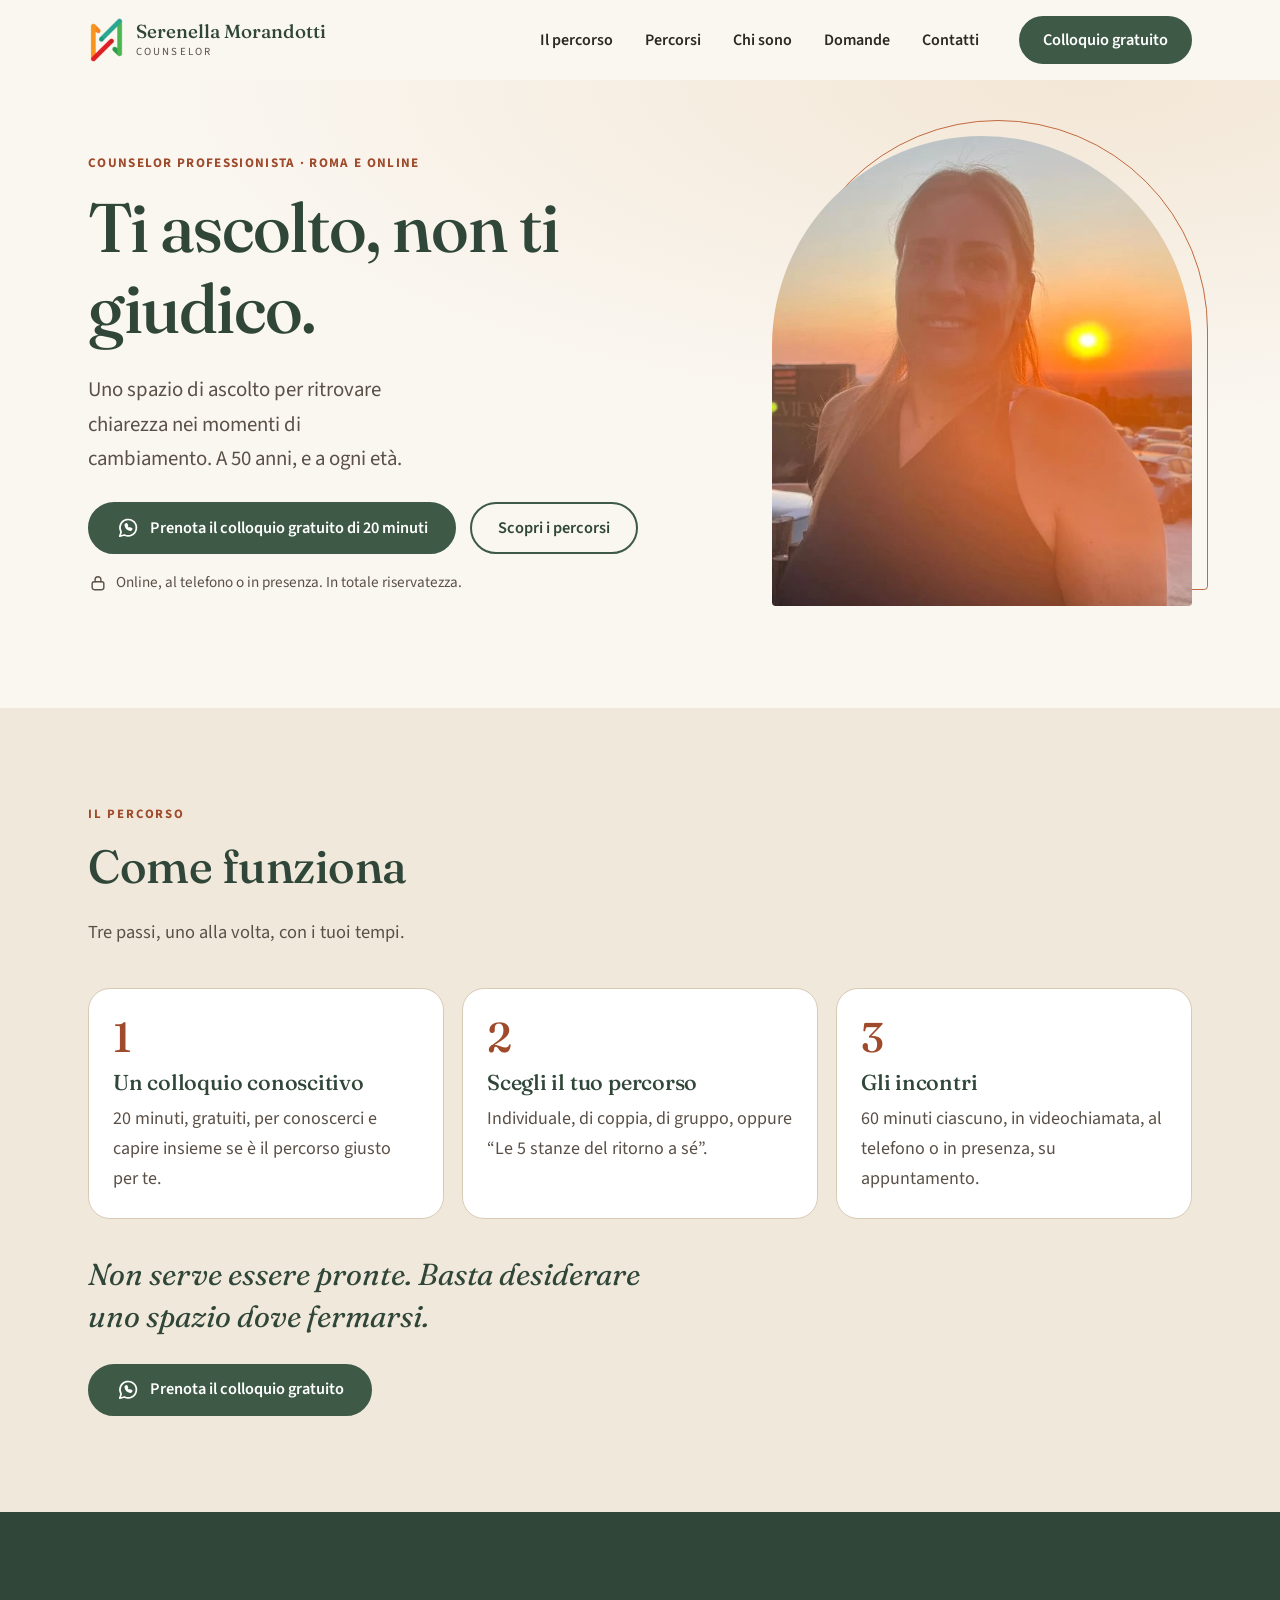
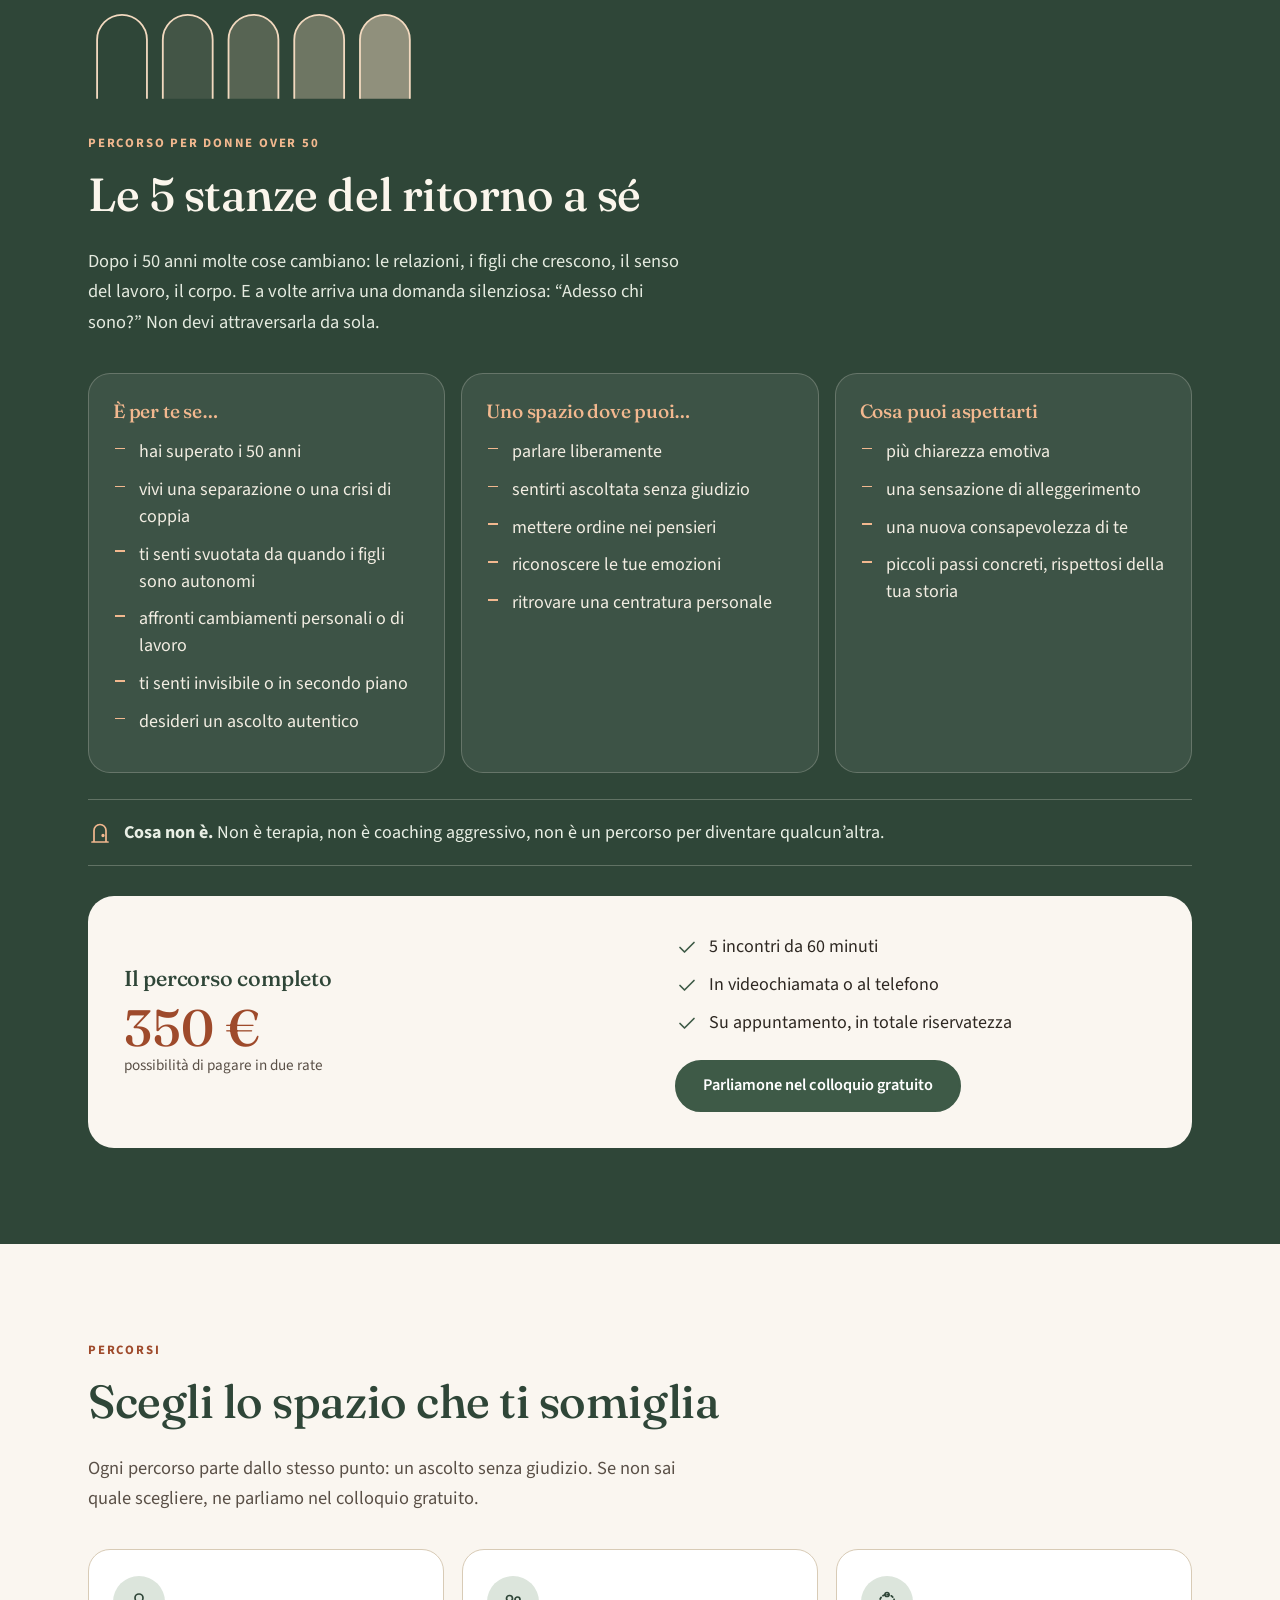
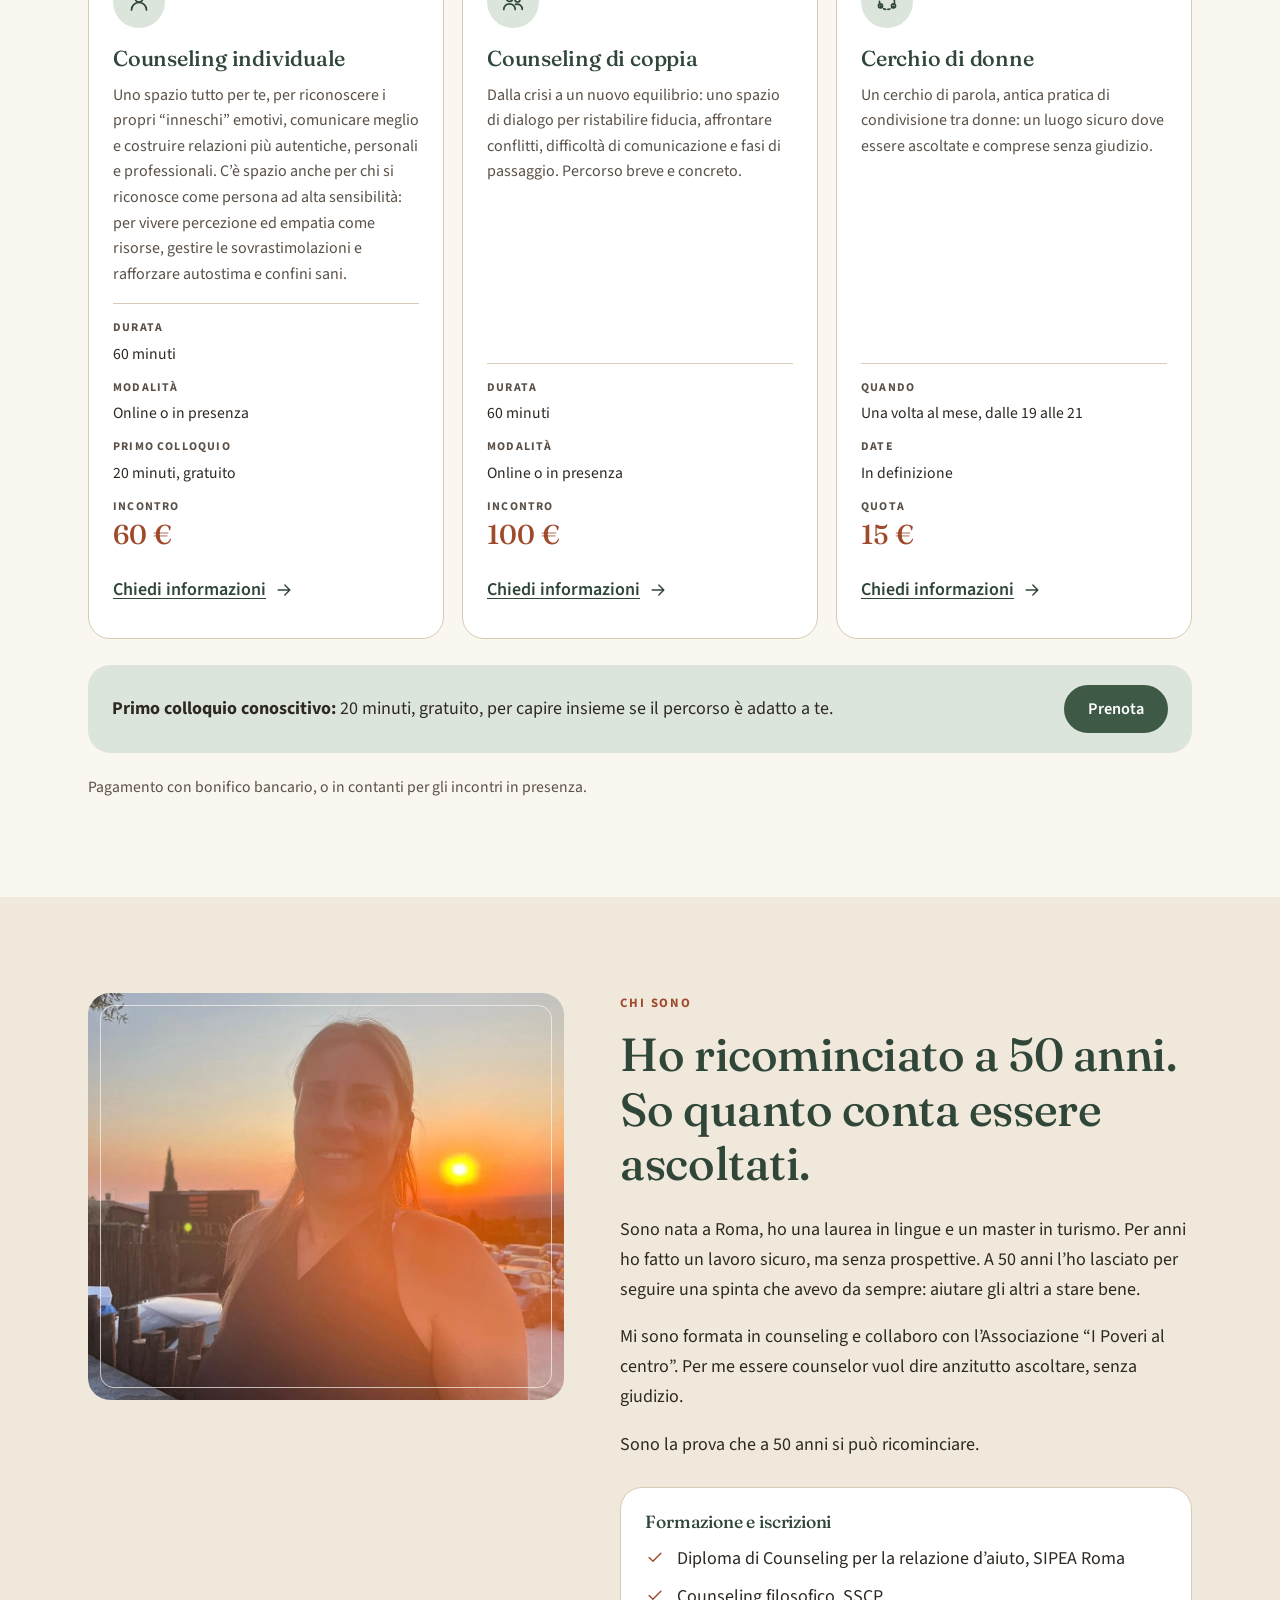
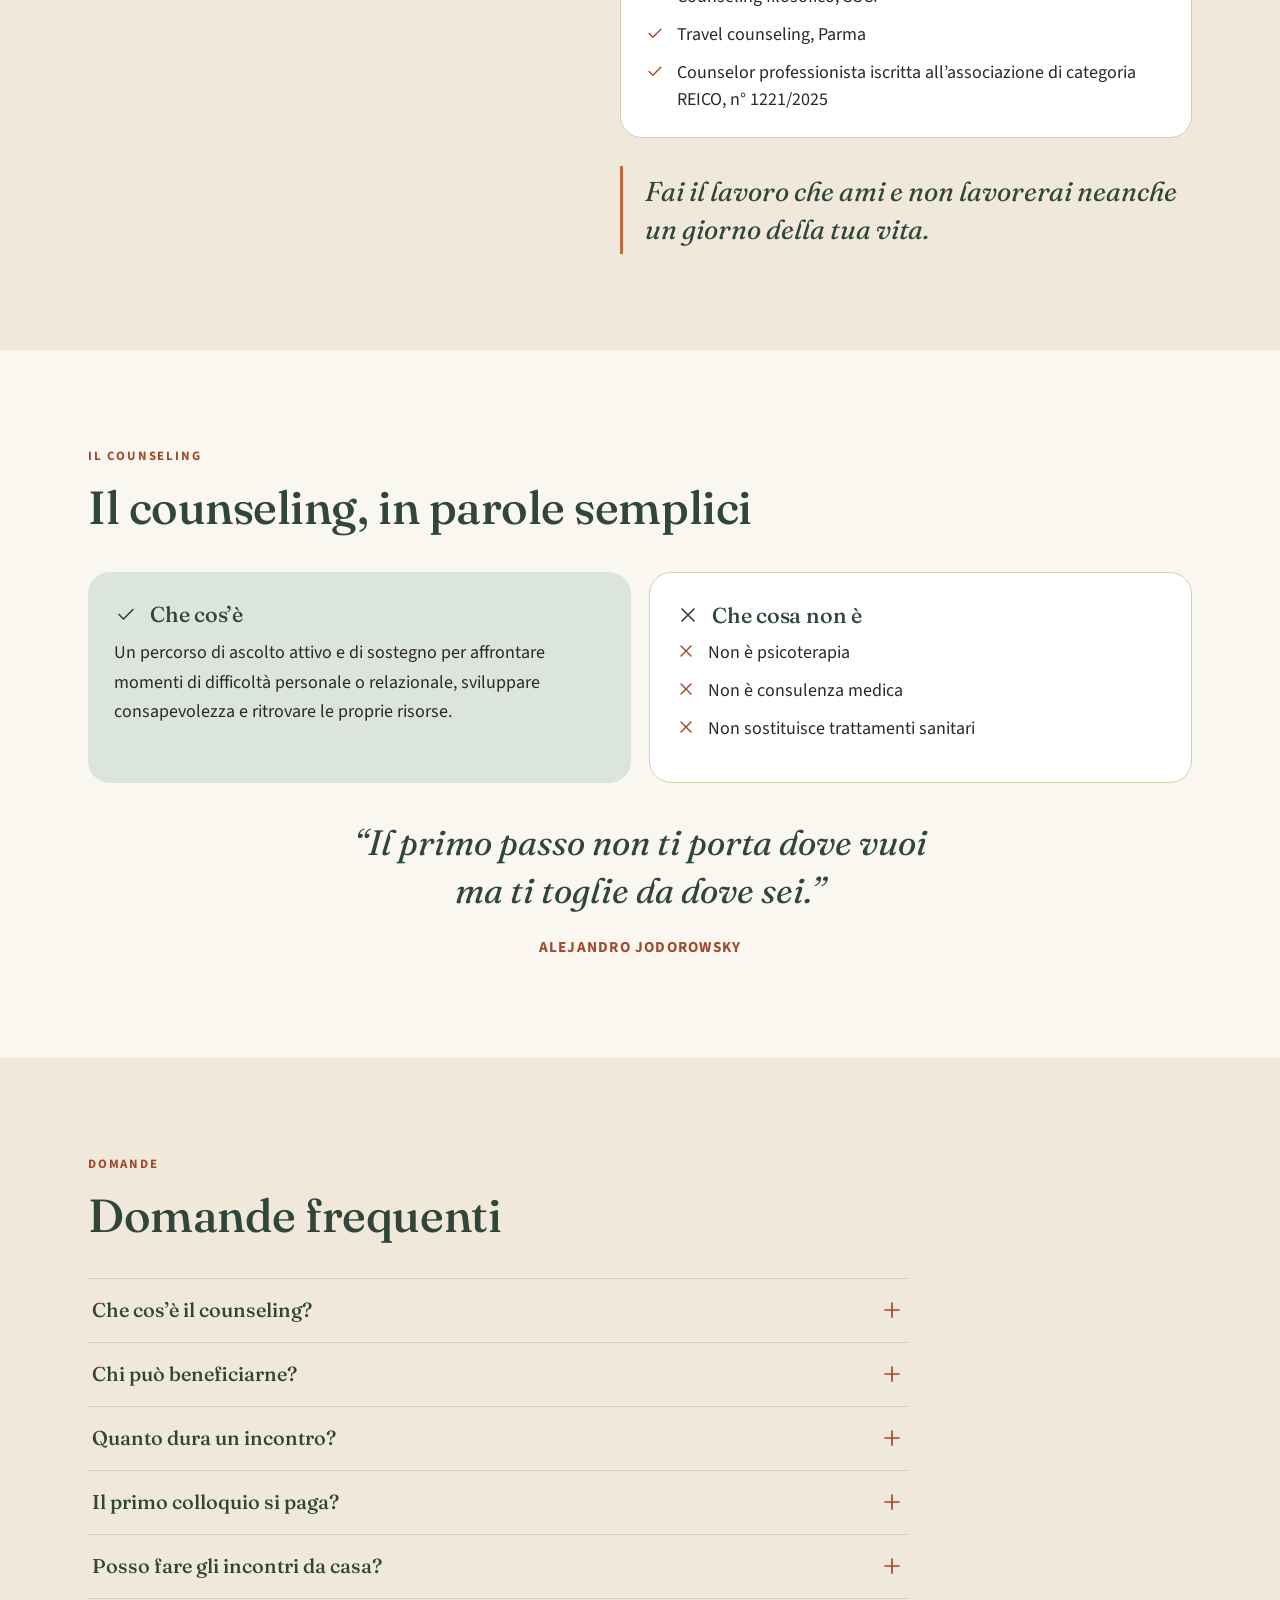
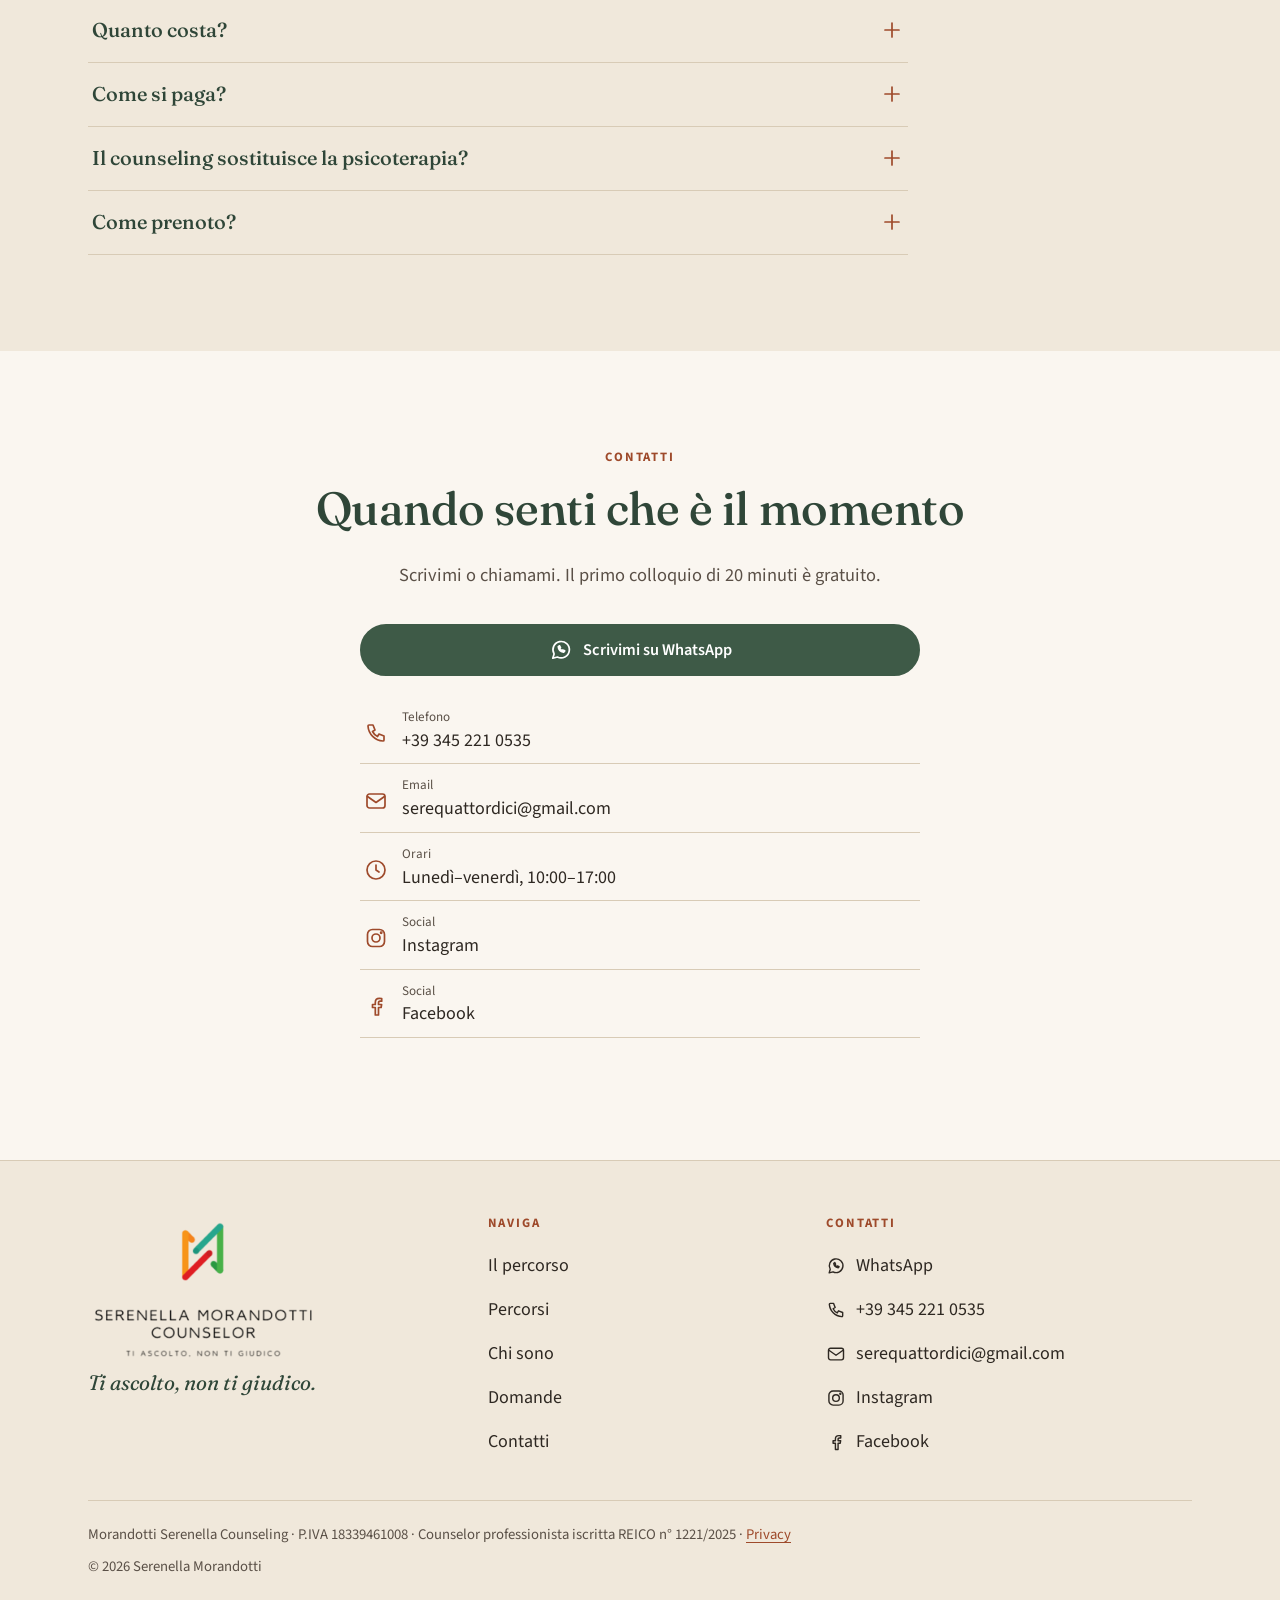
<file: index.html>
<!DOCTYPE html>
<html lang="it">
<head>
<meta charset="utf-8">
<meta name="viewport" content="width=device-width, initial-scale=1">
<title>Serenella Morandotti · Counselor a Roma e online | Ti ascolto, non ti giudico</title>
<meta name="description" content="Counseling a Roma e online: ascolto senza giudizio per donne over 50, coppie e chi attraversa un cambiamento. Primo colloquio gratuito.">
<meta name="theme-color" content="#FAF6F0">
<meta property="og:type" content="website">
<meta property="og:locale" content="it_IT">
<meta property="og:title" content="Serenella Morandotti · Counselor a Roma e online">
<meta property="og:description" content="Ti ascolto, non ti giudico. Uno spazio di ascolto per ritrovare chiarezza nei momenti di cambiamento.">
<meta property="og:image" content="https://static.sevendaysweb.com/2387/2026/01/21/208228/serenella-morandotti-counselor-professionista.crop-center.430x430.jpg">
<meta property="og:image:alt" content="Serenella Morandotti, counselor professionista">
<link rel="stylesheet" href="fonts/fonts.css">
<script type="application/ld+json">
{
  "@context": "https://schema.org",
  "@type": "ProfessionalService",
  "name": "Serenella Morandotti · Counselor professionista",
  "url": "https://tiascoltonontigiudico.com",
  "telephone": "+393452210535",
  "address": {
    "@type": "PostalAddress",
    "addressLocality": "Roma",
    "addressCountry": "IT"
  },
  "openingHoursSpecification": {
    "@type": "OpeningHoursSpecification",
    "dayOfWeek": ["Monday", "Tuesday", "Wednesday", "Thursday", "Friday"],
    "opens": "10:00",
    "closes": "17:00"
  },
  "sameAs": [
    "https://www.instagram.com/serenella_morandotti_counselor/",
    "https://www.facebook.com/profile.php?id=61577703944620"
  ]
}
</script>
<style>
:root{
  --ivory:#FAF6F0;
  --sand:#F0E8DB;
  --sand-deep:#E6DAC6;
  --sage:#3E5A47;
  --sage-dark:#2F4638;
  --sage-soft:#DCE5DC;
  --terra:#9E4A2B;
  --terra-soft:#C2693F;
  --apricot:#F2B88F;
  --ink:#2E2822;
  --ink-soft:#5A5047;
  --line:#D8CBB6;
  --focus:#9E4A2B;
  --radius:22px;
  --serif:"Fraunces","Iowan Old Style","Palatino Linotype",Georgia,serif;
  --sans:"Source Sans 3","Segoe UI",system-ui,-apple-system,Roboto,sans-serif;
  --header-h:68px;
}
*,*::before,*::after{box-sizing:border-box}
html{scroll-behavior:smooth;-webkit-text-size-adjust:100%}
html.menu-open{overflow:hidden}
body{margin:0;background:var(--ivory);color:var(--ink);font-family:var(--sans);font-size:18px;line-height:1.65;overflow-x:hidden}
img,svg{max-width:100%;display:block}
h1,h2,h3{font-family:var(--serif);font-weight:500;line-height:1.18;color:var(--sage-dark);margin:0 0 .5em;letter-spacing:-.01em}
h1{font-size:clamp(2.4rem,8.4vw,4.3rem);letter-spacing:-.02em}
h2{font-size:clamp(1.9rem,5.6vw,2.9rem)}
h3{font-size:1.35rem}
p{margin:0 0 1em}
a{color:var(--terra);text-underline-offset:3px}
a:hover{color:var(--sage-dark)}
ul{margin:0;padding:0;list-style:none}
:focus-visible{outline:3px solid var(--focus);outline-offset:3px;border-radius:6px}
.on-dark :focus-visible{outline-color:#F6D7B8}
.container{width:100%;max-width:1160px;margin-inline:auto;padding-inline:20px}
.narrow{max-width:68ch}
section{scroll-margin-top:calc(var(--header-h) + 8px)}
.section{padding:72px 0}
.section.alt{background:var(--sand)}
.eyebrow{display:block;font-size:.8rem;font-weight:700;letter-spacing:.14em;text-transform:uppercase;color:var(--terra);margin-bottom:14px}
.lead{font-size:1.15rem;color:var(--ink-soft)}
.icon{width:24px;height:24px;fill:none;stroke:currentColor;stroke-width:1.7;stroke-linecap:round;stroke-linejoin:round;flex:none}
.icon.sm{width:20px;height:20px}
.skip{position:absolute;left:12px;top:-60px;background:var(--sage-dark);color:#fff;padding:12px 18px;border-radius:10px;z-index:100;text-decoration:none;font-weight:600}
.skip:focus{top:10px}

/* pulsanti */
.btn{display:inline-flex;align-items:center;justify-content:center;gap:10px;min-height:52px;padding:12px 26px;border-radius:999px;border:2px solid var(--sage);background:var(--sage);color:#fff;font:600 1.02rem/1.25 var(--sans);text-decoration:none;text-align:center;cursor:pointer;transition:background .2s,color .2s,transform .2s,box-shadow .2s}
.btn:hover{background:var(--sage-dark);border-color:var(--sage-dark);color:#fff;transform:translateY(-2px);box-shadow:0 8px 20px -10px rgba(47,70,56,.6)}
.btn.ghost{background:transparent;color:var(--sage-dark)}
.btn.ghost:hover{background:var(--sage);color:#fff}
.btn.light{background:var(--ivory);border-color:var(--ivory);color:var(--sage-dark)}
.btn.light:hover{background:#fff;border-color:#fff;color:var(--sage-dark)}
.btn.sm{min-height:48px;padding:10px 22px}
.btn.block{width:100%}
.btn-row{display:flex;flex-wrap:wrap;gap:14px}

/* header */
.site-header{position:sticky;top:0;z-index:50;background:var(--ivory);transition:box-shadow .25s,background .25s}
.site-header.scrolled,.site-header.open{background:var(--ivory);box-shadow:0 6px 24px -14px rgba(46,40,34,.45)}
.bar{position:relative;z-index:2;background:var(--ivory);display:flex;align-items:center;justify-content:space-between;height:var(--header-h);gap:12px}
.brand{position:relative;z-index:3;display:flex;align-items:center;gap:10px;text-decoration:none;color:var(--ink)}
.brand img{height:40px;width:auto;}
.brand-name{display:flex;flex-direction:column;line-height:1.1}
.brand-name b{font:500 1.18rem/1.1 var(--serif);color:var(--sage-dark)}
.brand-name span{font-size:.68rem;letter-spacing:.2em;text-transform:uppercase;color:var(--ink-soft);margin-top:3px}
.menu-btn{position:relative;z-index:3;width:48px;height:48px;display:grid;place-items:center;border:0;background:transparent;color:var(--sage-dark);border-radius:50%;cursor:pointer}
.menu-btn .i-close{display:none}
.site-header.open .menu-btn .i-open{display:none}
.site-header.open .menu-btn .i-close{display:block}
.nav{position:fixed;inset:0;z-index:1;background:var(--ivory);padding:calc(var(--header-h) + 28px) 24px 28px;display:flex;flex-direction:column;overflow:auto;visibility:hidden;opacity:0;transition:opacity .25s,visibility 0s .25s}
.site-header.open .nav{visibility:visible;opacity:1;transition:opacity .25s}
.nav ul{display:flex;flex-direction:column}
.nav li a{display:block;padding:14px 4px;font:500 1.7rem/1.2 var(--serif);color:var(--sage-dark);text-decoration:none;border-bottom:1px solid var(--line)}
.nav li a[aria-current="true"]{color:var(--terra)}
.nav-actions{margin-top:auto;padding-top:28px;display:grid;gap:12px}
.nav-cta{display:none}

/* hero */
.hero{padding:28px 0 64px;background:radial-gradient(120% 90% at 85% 0%,#F3E7D6 0%,rgba(243,231,214,0) 60%)}
.hero-grid{display:grid;gap:26px;align-items:center}
.hero-photo{position:relative;width:176px;height:208px;margin:0 auto 6px}
.hero-photo::before{content:"";position:absolute;inset:-9px -9px 9px 9px;border:1.5px solid var(--terra-soft);border-radius:999px 999px 18px 18px}
.hero-photo img{position:relative;width:100%;height:100%;object-fit:cover;object-position:50% 25%;border-radius:999px 999px 18px 18px}
.hero-ctx{font-size:.82rem;font-weight:700;letter-spacing:.1em;text-transform:uppercase;color:var(--terra);margin-bottom:12px}
.hero h1{margin-bottom:.35em}
.hero-sub{font-size:1.2rem;color:var(--ink-soft);max-width:34ch}
.hero .btn-row{margin-top:26px}
.micro{margin:16px 0 0;font-size:.95rem;color:var(--ink-soft);display:flex;align-items:center;gap:8px}

/* come funziona */
.steps{display:grid;gap:18px;margin:40px 0 34px;counter-reset:step}
.step{position:relative;background:#fff;border:1px solid var(--line);border-radius:var(--radius);padding:28px 24px 24px}
.step-num{font:500 2.6rem/1 var(--serif);color:var(--terra);margin-bottom:12px;display:block}
.step h3{margin-bottom:.4em}
.step p{margin:0;color:var(--ink-soft)}
.closing{font:italic 400 clamp(1.35rem,4.2vw,1.9rem)/1.4 var(--serif);color:var(--sage-dark);max-width:30ch;margin:0 0 26px}

/* stanze */
.stanze{background:var(--sage-dark);color:#F7F1E6;position:relative;overflow:hidden}
.stanze h2,.stanze h3{color:#FBF6EC}
.stanze .eyebrow{color:var(--apricot)}
.stanze .lead{color:#E4EADF}
.doors{width:min(320px,80%);margin:0 0 30px;color:#F2D9BF}
.doors path{stroke:currentColor;stroke-width:1.6;fill:currentColor}
.cards3{display:grid;gap:16px;margin:36px 0 26px}
.card-d{background:rgba(255,255,255,.07);border:1px solid rgba(247,241,230,.22);border-radius:var(--radius);padding:26px 24px}
.card-d h3{font-size:1.2rem;color:var(--apricot);margin-bottom:.8em}
.card-d li{position:relative;padding-left:26px;margin-bottom:.6em;line-height:1.5;color:#F2EDE2}
.card-d li::before{content:"";position:absolute;left:2px;top:.55em;width:10px;height:1.5px;background:var(--apricot)}
.notis{display:flex;gap:12px;align-items:flex-start;border-top:1px solid rgba(247,241,230,.25);border-bottom:1px solid rgba(247,241,230,.25);padding:18px 0;margin:0 0 30px;color:#E9EFE5}
.notis .icon{color:var(--apricot);margin-top:3px}
.notis p{margin:0}
.price{background:var(--ivory);color:var(--ink);border-radius:26px;padding:30px 26px;display:grid;gap:22px}
.price h3{color:var(--sage-dark)}
.price .big{font:500 3.2rem/1 var(--serif);color:var(--terra)}
.price ul{display:grid;gap:8px}
.price li{display:flex;gap:10px;align-items:flex-start}
.price li .icon{color:var(--sage);margin-top:3px}
.price small{display:block;color:var(--ink-soft);font-size:.95rem}

/* percorsi */
.cards{display:grid;gap:18px;margin-top:36px}
.card{display:flex;flex-direction:column;background:#fff;border:1px solid var(--line);border-radius:var(--radius);padding:26px 24px}
.card .ico{width:52px;height:52px;border-radius:50%;background:var(--sage-soft);color:var(--sage-dark);display:grid;place-items:center;margin-bottom:18px}
.card p{color:var(--ink-soft);font-size:1rem;line-height:1.6}
.card dl{margin:auto 0 0;padding-top:14px;border-top:1px solid var(--line);display:grid;gap:4px;font-size:.98rem}
.card dt{font-size:.74rem;font-weight:700;letter-spacing:.1em;text-transform:uppercase;color:var(--ink-soft)}
.card dd{margin:0 0 6px}
.card .cost{font:500 1.7rem/1.1 var(--serif);color:var(--terra)}
.card .more{margin-top:12px;display:inline-flex;align-items:center;gap:8px;min-height:44px;font-weight:600;color:var(--sage-dark)}
.card .more:hover{color:var(--terra)}
.strip{display:flex;flex-wrap:wrap;gap:14px 28px;align-items:center;justify-content:space-between;margin-top:26px;padding:20px 24px;border-radius:var(--radius);background:var(--sage-soft)}
.strip p{margin:0}
.pay{margin:22px 0 0;color:var(--ink-soft);font-size:.98rem}

/* chi sono */
.about{display:grid;gap:34px;align-items:start}
.about-photo{border-radius:var(--radius);overflow:hidden;position:relative}
.about-photo img{width:100%;height:auto}
.about-photo::after{content:"";position:absolute;inset:12px;border:1.5px solid rgba(250,246,240,.7);border-radius:14px;pointer-events:none}
.formation{margin:28px 0;padding:24px;background:#fff;border:1px solid var(--line);border-radius:var(--radius)}
.formation h3{font-size:1.1rem;margin-bottom:.7em}
.formation li{display:flex;gap:12px;align-items:flex-start;margin-bottom:.6em;line-height:1.5}
.formation li:last-child{margin-bottom:0}
.formation .icon{color:var(--terra);margin-top:2px}
.motto{margin:0;padding:6px 0 6px 22px;border-left:3px solid var(--terra-soft);font:italic 400 clamp(1.3rem,3.8vw,1.7rem)/1.4 var(--serif);color:var(--sage-dark)}

/* counseling */
.compare{display:grid;gap:18px;margin:36px 0}
.col{border-radius:var(--radius);padding:30px 26px}
.col.is{background:var(--sage-soft)}
.col.isnt{background:#fff;border:1px solid var(--line)}
.col h3{display:flex;align-items:center;gap:12px}
.col li{display:flex;gap:12px;margin-bottom:.6em;line-height:1.5}
.col li .icon{margin-top:2px;color:var(--terra)}
.quote{margin:0;text-align:center}
.quote p{font:italic 400 clamp(1.5rem,4.6vw,2.2rem)/1.35 var(--serif);color:var(--sage-dark);max-width:26ch;margin:0 auto .5em}
.quote cite{font-style:normal;font-size:.95rem;letter-spacing:.08em;text-transform:uppercase;color:var(--terra);font-weight:700}

/* faq */
.faq{max-width:820px;margin-top:34px;border-top:1px solid var(--line)}
.faq h3{margin:0;font-size:inherit}
.faq-q{width:100%;display:flex;justify-content:space-between;align-items:center;gap:16px;min-height:64px;padding:16px 4px;background:none;border:0;border-bottom:1px solid var(--line);text-align:left;font:500 1.25rem/1.3 var(--serif);color:var(--sage-dark);cursor:pointer}
.faq-q:hover{color:var(--terra)}
.faq-q .icon{transition:transform .25s;color:var(--terra)}
.faq-q[aria-expanded="true"] .icon{transform:rotate(45deg)}
.faq-a{padding:6px 4px 20px;max-width:64ch;color:var(--ink-soft)}
.faq-a p{margin:0}

/* contatti */
.contact-grid{max-width:560px;margin:34px auto 0}
.contact-head{text-align:center}
.contact-head .lead{margin-inline:auto}
.clist{display:grid;gap:6px;margin:26px 0}
.clist a,.clist .row{display:flex;align-items:center;gap:14px;min-height:52px;padding:8px 4px;color:var(--ink);text-decoration:none;border-bottom:1px solid var(--line)}
.clist a:hover{color:var(--terra)}
.clist .icon{color:var(--terra)}
.clist small{display:block;color:var(--ink-soft);font-size:.82rem;line-height:1.2}

/* footer */
.footer{background:var(--sand);padding:56px 0 40px;margin-top:0;border-top:1px solid var(--line)}
.f-grid{display:grid;gap:34px}
.f-logo{width:230px;height:auto;;margin-bottom:6px}
.f-tag{font:italic 400 1.3rem/1.3 var(--serif);color:var(--sage-dark);margin:6px 0 0}
.footer h2{font:700 .8rem/1 var(--sans);letter-spacing:.14em;text-transform:uppercase;color:var(--terra);margin-bottom:14px}
.footer li a{display:inline-flex;align-items:center;gap:10px;min-height:44px;color:var(--ink);text-decoration:none}
.footer li a:hover{color:var(--terra)}
.legal{margin-top:36px;padding-top:22px;border-top:1px solid var(--line);font-size:.92rem;color:var(--ink-soft)}
.legal p{margin:0 0 .5em}

/* barra mobile */
.mbar{position:fixed;left:0;right:0;bottom:0;z-index:45;display:none;gap:10px;padding:10px 14px calc(10px + env(safe-area-inset-bottom));background:var(--ivory);border-top:1px solid var(--line);box-shadow:0 -8px 24px -16px rgba(46,40,34,.5);transform:translateY(110%);visibility:hidden;transition:transform .3s,visibility 0s .3s}
.mbar.show{transform:none;visibility:visible;transition:transform .3s}
.mbar .btn{flex:1;min-height:48px;padding:10px 12px}
html.menu-open .mbar{visibility:hidden}

/* reveal */
.js .reveal{opacity:0;transform:translateY(16px);transition:opacity .7s ease,transform .7s ease}
.js .reveal.in{opacity:1;transform:none}

@media (min-width:560px){
  .container{padding-inline:28px}
  .steps,.cards{grid-template-columns:repeat(2,1fr)}
  .cards3{grid-template-columns:repeat(2,1fr)}
  .cards3 .card-d:first-child{grid-column:1/-1}
}
@media (min-width:768px){
  .section{padding:96px 0}
  .compare{grid-template-columns:1fr 1fr}
  .steps{grid-template-columns:repeat(3,1fr)}
  .price{grid-template-columns:1.1fr 1fr;align-items:center;padding:36px}
  .about{grid-template-columns:5fr 6fr;gap:56px}
  .f-grid{grid-template-columns:1.2fr 1fr 1.2fr}
}
@media (max-width:767.98px){
  .mbar{display:flex}
  body{padding-bottom:76px}
}
@media (min-width:960px){
  :root{--header-h:80px}
  .menu-btn{display:none}
  .brand img{height:48px}
  .nav{position:static;inset:auto;z-index:auto;background:none;padding:0;flex-direction:row;align-items:center;gap:26px;overflow:visible;visibility:visible;opacity:1;transition:none}
  .nav ul{flex-direction:row;gap:4px}
  .nav li a{font:600 1rem/1 var(--sans);padding:12px 14px;border:0;border-radius:999px;color:var(--ink);position:relative}
  .nav li a:hover{color:var(--terra)}
  .nav li a[aria-current="true"]{color:var(--sage-dark);background:var(--sage-soft)}
  .nav-actions{display:none}
  .nav-cta{display:inline-flex}
  .hero{padding:56px 0 96px}
  .hero-grid{grid-template-columns:1.15fr 1fr;gap:64px}
  .hero-photo{order:2;width:min(100%,420px);height:auto;aspect-ratio:1/1.12;margin:0 0 0 auto}
  .hero-photo::before{inset:-16px -16px 16px 16px}
  .hero-sub{font-size:1.3rem}
  .about-photo{position:sticky;top:calc(var(--header-h) + 24px)}
}
@media (min-width:1100px){
  .cards{grid-template-columns:repeat(3,1fr)}
  .cards3{grid-template-columns:repeat(3,1fr)}
  .cards3 .card-d:first-child{grid-column:auto}
  .doors{width:340px}
}
@media (prefers-reduced-motion:reduce){
  html{scroll-behavior:auto}
  *,*::before,*::after{transition-duration:.01ms!important;animation-duration:.01ms!important}
  .js .reveal{opacity:1;transform:none}
}
</style>
</head>
<body>
<svg width="0" height="0" style="position:absolute" aria-hidden="true" focusable="false">
  <defs>
    <symbol id="i-wa" viewBox="0 0 24 24"><path d="M3.8 20.2l1.3-4.3A8.2 8.2 0 1 1 8.4 19z"/><path d="M9.3 8.7c.2 2.7 2.5 5 5.3 5.5l1.1-1.3-2-.9-.8.7a4.4 4.4 0 0 1-2.1-2.1l.7-.8-.9-2z"/></symbol>
    <symbol id="i-phone" viewBox="0 0 24 24"><path d="M5 4h4l2 5-2.5 1.5a11 11 0 0 0 5 5L15 13l5 2v4a1 1 0 0 1-1 1A16 16 0 0 1 4 5a1 1 0 0 1 1-1z"/></symbol>
    <symbol id="i-mail" viewBox="0 0 24 24"><rect x="3" y="5" width="18" height="14" rx="2.5"/><path d="M3.5 7.5l8.5 6 8.5-6"/></symbol>
    <symbol id="i-clock" viewBox="0 0 24 24"><circle cx="12" cy="12" r="9"/><path d="M12 7v5l3 2"/></symbol>
    <symbol id="i-ig" viewBox="0 0 24 24"><rect x="3.5" y="3.5" width="17" height="17" rx="5"/><circle cx="12" cy="12" r="4"/><circle cx="17.2" cy="6.8" r=".6" fill="currentColor"/></symbol>
    <symbol id="i-fb" viewBox="0 0 24 24"><path d="M14.5 21v-7.5h2.6l.5-3h-3.1V8.7c0-.9.4-1.5 1.6-1.5h1.6V4.5a17 17 0 0 0-2.4-.2c-2.4 0-4 1.5-4 4.1v2.1H8.5v3h2.8V21z"/></symbol>
    <symbol id="i-user" viewBox="0 0 24 24"><circle cx="12" cy="8" r="4"/><path d="M4.5 20a7.5 7.5 0 0 1 15 0"/></symbol>
    <symbol id="i-couple" viewBox="0 0 24 24"><circle cx="8.5" cy="8.5" r="3"/><circle cx="16.5" cy="9.5" r="2.5"/><path d="M2.8 19.5a5.7 5.7 0 0 1 11.4 0M14.6 14.4a5 5 0 0 1 6.6 5"/></symbol>
    <symbol id="i-circle" viewBox="0 0 24 24"><circle cx="12" cy="12" r="7.5" stroke-dasharray="2 2.4"/><circle cx="12" cy="4.5" r="2"/><circle cx="18.5" cy="15.8" r="2"/><circle cx="5.5" cy="15.8" r="2"/></symbol>
    <symbol id="i-check" viewBox="0 0 24 24"><path d="M5 12.5l4.5 4.5L19 7.5"/></symbol>
    <symbol id="i-x" viewBox="0 0 24 24"><path d="M6 6l12 12M18 6L6 18"/></symbol>
    <symbol id="i-menu" viewBox="0 0 24 24"><path d="M4 7h16M4 12h16M4 17h16"/></symbol>
    <symbol id="i-arrow" viewBox="0 0 24 24"><path d="M5 12h14M13 6l6 6-6 6"/></symbol>
    <symbol id="i-plus" viewBox="0 0 24 24"><path d="M12 5v14M5 12h14"/></symbol>
    <symbol id="i-lock" viewBox="0 0 24 24"><rect x="5" y="10.5" width="14" height="9.5" rx="2.5"/><path d="M8.5 10.5V8a3.5 3.5 0 0 1 7 0v2.5"/></symbol>
    <symbol id="i-door" viewBox="0 0 24 24"><path d="M6 21V9.5a6 6 0 0 1 12 0V21M4 21h16"/><circle cx="15" cy="14.5" r=".8" fill="currentColor"/></symbol>
  </defs>
</svg>

<a class="skip" href="#contenuto">Vai al contenuto</a>

<header class="site-header" id="header">
  <div class="container bar">
    <a class="brand" href="#top" aria-label="Serenella Morandotti, counselor — torna in alto">
      <img src="[data-uri]" width="124" height="158" alt="">
      <span class="brand-name"><b>Serenella Morandotti</b><span>Counselor</span></span>
    </a>
    <button class="menu-btn" id="menu-btn" type="button" aria-expanded="false" aria-controls="nav" aria-label="Apri il menu">
      <svg class="icon i-open" aria-hidden="true"><use href="#i-menu"/></svg>
      <svg class="icon i-close" aria-hidden="true"><use href="#i-x"/></svg>
    </button>
    <nav class="nav" id="nav" aria-label="Menu principale">
      <ul>
        <li><a href="#il-percorso" data-spy="il-percorso">Il percorso</a></li>
        <li><a href="#percorsi" data-spy="percorsi">Percorsi</a></li>
        <li><a href="#chi-sono" data-spy="chi-sono">Chi sono</a></li>
        <li><a href="#domande" data-spy="domande">Domande</a></li>
        <li><a href="#contatti" data-spy="contatti">Contatti</a></li>
      </ul>
      <a class="btn sm nav-cta" href="https://wa.me/393452210535?text=Ciao%20Serenella%2C%20vorrei%20prenotare%20il%20colloquio%20conoscitivo%20gratuito." target="_blank" rel="noopener">Colloquio gratuito</a>
      <div class="nav-actions">
        <a class="btn" href="https://wa.me/393452210535?text=Ciao%20Serenella%2C%20vorrei%20prenotare%20il%20colloquio%20conoscitivo%20gratuito." target="_blank" rel="noopener"><svg class="icon" aria-hidden="true"><use href="#i-wa"/></svg>Scrivi su WhatsApp</a>
        <a class="btn ghost" href="tel:+393452210535"><svg class="icon" aria-hidden="true"><use href="#i-phone"/></svg>Chiama +39 345 221 0535</a>
      </div>
    </nav>
  </div>
</header>

<main id="contenuto">

<!-- HERO -->
<section class="hero" id="top" aria-labelledby="h-hero">
  <div class="container hero-grid">
    <figure class="hero-photo" style="margin-bottom:6px">
      <img src="[data-uri]" width="585" height="656" alt="Serenella Morandotti, counselor professionista, al tramonto">
    </figure>
    <div class="hero-text">
      <p class="hero-ctx">Counselor professionista · Roma e online</p>
      <h1 id="h-hero">Ti ascolto, non ti giudico.</h1>
      <p class="hero-sub">Uno spazio di ascolto per ritrovare chiarezza nei momenti di cambiamento. A 50 anni, e a ogni età.</p>
      <div class="btn-row">
        <a class="btn" href="https://wa.me/393452210535?text=Ciao%20Serenella%2C%20vorrei%20prenotare%20il%20colloquio%20conoscitivo%20gratuito." target="_blank" rel="noopener"><svg class="icon" aria-hidden="true"><use href="#i-wa"/></svg>Prenota il colloquio gratuito di 20 minuti</a>
        <a class="btn ghost" href="#percorsi">Scopri i percorsi</a>
      </div>
      <p class="micro"><svg class="icon sm" aria-hidden="true"><use href="#i-lock"/></svg>Online, al telefono o in presenza. In totale riservatezza.</p>
    </div>
  </div>
</section>

<!-- COME FUNZIONA -->
<section class="section alt" id="il-percorso" aria-labelledby="h-come">
  <div class="container">
    <div class="reveal">
      <span class="eyebrow">Il percorso</span>
      <h2 id="h-come">Come funziona</h2>
      <p class="lead narrow">Tre passi, uno alla volta, con i tuoi tempi.</p>
    </div>
    <ol class="steps reveal" style="list-style:none;padding:0">
      <li class="step"><span class="step-num" aria-hidden="true">1</span><h3>Un colloquio conoscitivo</h3><p>20 minuti, gratuiti, per conoscerci e capire insieme se è il percorso giusto per te.</p></li>
      <li class="step"><span class="step-num" aria-hidden="true">2</span><h3>Scegli il tuo percorso</h3><p>Individuale, di coppia, di gruppo, oppure “Le 5 stanze del ritorno a sé”.</p></li>
      <li class="step"><span class="step-num" aria-hidden="true">3</span><h3>Gli incontri</h3><p>60 minuti ciascuno, in videochiamata, al telefono o in presenza, su appuntamento.</p></li>
    </ol>
    <div class="reveal">
      <p class="closing">Non serve essere pronte. Basta desiderare uno spazio dove fermarsi.</p>
      <a class="btn" href="https://wa.me/393452210535?text=Ciao%20Serenella%2C%20vorrei%20prenotare%20il%20colloquio%20conoscitivo%20gratuito." target="_blank" rel="noopener"><svg class="icon" aria-hidden="true"><use href="#i-wa"/></svg>Prenota il colloquio gratuito</a>
    </div>
  </div>
</section>

<!-- LE 5 STANZE -->
<section class="section stanze on-dark" id="stanze" aria-labelledby="h-stanze">
  <div class="container">
    <div class="reveal">
      <svg class="doors" viewBox="0 0 300 84" aria-hidden="true" focusable="false">
        <path style="fill-opacity:0" d="M8 80V28a22 22 0 0 1 44 0v52"/>
        <path style="fill-opacity:.1" d="M66 80V28a22 22 0 0 1 44 0v52"/>
        <path style="fill-opacity:.2" d="M124 80V28a22 22 0 0 1 44 0v52"/>
        <path style="fill-opacity:.32" d="M182 80V28a22 22 0 0 1 44 0v52"/>
        <path style="fill-opacity:.5" d="M240 80V28a22 22 0 0 1 44 0v52"/>
      </svg>
      <span class="eyebrow">Percorso per donne over 50</span>
      <h2 id="h-stanze">Le 5 stanze del ritorno a sé</h2>
      <p class="lead narrow">Dopo i 50 anni molte cose cambiano: le relazioni, i figli che crescono, il senso del lavoro, il corpo. E a volte arriva una domanda silenziosa: “Adesso chi sono?” Non devi attraversarla da sola.</p>
    </div>
    <div class="cards3 reveal">
      <article class="card-d">
        <h3>È per te se…</h3>
        <ul>
          <li>hai superato i 50 anni</li>
          <li>vivi una separazione o una crisi di coppia</li>
          <li>ti senti svuotata da quando i figli sono autonomi</li>
          <li>affronti cambiamenti personali o di lavoro</li>
          <li>ti senti invisibile o in secondo piano</li>
          <li>desideri un ascolto autentico</li>
        </ul>
      </article>
      <article class="card-d">
        <h3>Uno spazio dove puoi…</h3>
        <ul>
          <li>parlare liberamente</li>
          <li>sentirti ascoltata senza giudizio</li>
          <li>mettere ordine nei pensieri</li>
          <li>riconoscere le tue emozioni</li>
          <li>ritrovare una centratura personale</li>
        </ul>
      </article>
      <article class="card-d">
        <h3>Cosa puoi aspettarti</h3>
        <ul>
          <li>più chiarezza emotiva</li>
          <li>una sensazione di alleggerimento</li>
          <li>una nuova consapevolezza di te</li>
          <li>piccoli passi concreti, rispettosi della tua storia</li>
        </ul>
      </article>
    </div>
    <div class="notis reveal">
      <svg class="icon" aria-hidden="true"><use href="#i-door"/></svg>
      <p><strong>Cosa non è.</strong> Non è terapia, non è coaching aggressivo, non è un percorso per diventare qualcun’altra.</p>
    </div>
    <div class="price reveal">
      <div>
        <h3>Il percorso completo</h3>
        <p class="big" style="margin:0">350&nbsp;€</p>
        <small>possibilità di pagare in due rate</small>
      </div>
      <div>
        <ul>
          <li><svg class="icon" aria-hidden="true"><use href="#i-check"/></svg>5 incontri da 60 minuti</li>
          <li><svg class="icon" aria-hidden="true"><use href="#i-check"/></svg>In videochiamata o al telefono</li>
          <li><svg class="icon" aria-hidden="true"><use href="#i-check"/></svg>Su appuntamento, in totale riservatezza</li>
        </ul>
        <div class="btn-row" style="margin-top:22px">
          <a class="btn" href="https://wa.me/393452210535?text=Ciao%20Serenella%2C%20vorrei%20parlare%20del%20percorso%20%E2%80%9CLe%205%20stanze%20del%20ritorno%20a%20s%C3%A9%E2%80%9D%20nel%20colloquio%20gratuito." target="_blank" rel="noopener">Parliamone nel colloquio gratuito</a>
        </div>
      </div>
    </div>
  </div>
</section>

<!-- PERCORSI -->
<section class="section" id="percorsi" aria-labelledby="h-percorsi">
  <div class="container">
    <div class="reveal">
      <span class="eyebrow">Percorsi</span>
      <h2 id="h-percorsi">Scegli lo spazio che ti somiglia</h2>
      <p class="lead narrow">Ogni percorso parte dallo stesso punto: un ascolto senza giudizio. Se non sai quale scegliere, ne parliamo nel colloquio gratuito.</p>
    </div>
    <div class="cards">
      <article class="card reveal">
        <div class="ico"><svg class="icon" aria-hidden="true"><use href="#i-user"/></svg></div>
        <h3>Counseling individuale</h3>
        <p>Uno spazio tutto per te, per riconoscere i propri “inneschi” emotivi, comunicare meglio e costruire relazioni più autentiche, personali e professionali. C’è spazio anche per chi si riconosce come persona ad alta sensibilità: per vivere percezione ed empatia come risorse, gestire le sovrastimolazioni e rafforzare autostima e confini sani.</p>
        <dl>
          <dt>Durata</dt><dd>60 minuti</dd>
          <dt>Modalità</dt><dd>Online o in presenza</dd>
          <dt>Primo colloquio</dt><dd>20 minuti, gratuito</dd>
          <dt>Incontro</dt><dd class="cost">60&nbsp;€</dd>
        </dl>
        <a class="more" href="https://wa.me/393452210535?text=Ciao%20Serenella%2C%20vorrei%20informazioni%20sul%20counseling%20individuale." target="_blank" rel="noopener">Chiedi informazioni<svg class="icon sm" aria-hidden="true"><use href="#i-arrow"/></svg></a>
      </article>
      <article class="card reveal">
        <div class="ico"><svg class="icon" aria-hidden="true"><use href="#i-couple"/></svg></div>
        <h3>Counseling di coppia</h3>
        <p>Dalla crisi a un nuovo equilibrio: uno spazio di dialogo per ristabilire fiducia, affrontare conflitti, difficoltà di comunicazione e fasi di passaggio. Percorso breve e concreto.</p>
        <dl>
          <dt>Durata</dt><dd>60 minuti</dd>
          <dt>Modalità</dt><dd>Online o in presenza</dd>
          <dt>Incontro</dt><dd class="cost">100&nbsp;€</dd>
        </dl>
        <a class="more" href="https://wa.me/393452210535?text=Ciao%20Serenella%2C%20vorrei%20informazioni%20sul%20counseling%20di%20coppia." target="_blank" rel="noopener">Chiedi informazioni<svg class="icon sm" aria-hidden="true"><use href="#i-arrow"/></svg></a>
      </article>
      <article class="card reveal">
        <div class="ico"><svg class="icon" aria-hidden="true"><use href="#i-circle"/></svg></div>
        <h3>Cerchio di donne</h3>
        <p>Un cerchio di parola, antica pratica di condivisione tra donne: un luogo sicuro dove essere ascoltate e comprese senza giudizio.</p>
        <dl>
          <dt>Quando</dt><dd>Una volta al mese, dalle 19 alle 21</dd>
          <dt>Date</dt><dd>In definizione</dd>
          <dt>Quota</dt><dd class="cost">15&nbsp;€</dd>
        </dl>
        <a class="more" href="https://wa.me/393452210535?text=Ciao%20Serenella%2C%20vorrei%20informazioni%20sul%20Cerchio%20di%20donne." target="_blank" rel="noopener">Chiedi informazioni<svg class="icon sm" aria-hidden="true"><use href="#i-arrow"/></svg></a>
      </article>
    </div>
    <div class="strip reveal">
      <p><strong>Primo colloquio conoscitivo:</strong> 20 minuti, gratuito, per capire insieme se il percorso è adatto a te.</p>
      <a class="btn sm" href="https://wa.me/393452210535?text=Ciao%20Serenella%2C%20vorrei%20prenotare%20il%20colloquio%20conoscitivo%20gratuito." target="_blank" rel="noopener">Prenota</a>
    </div>
    <p class="pay reveal">Pagamento con bonifico bancario, o in contanti per gli incontri in presenza.</p>
  </div>
</section>

<!-- CHI SONO -->
<section class="section alt" id="chi-sono" aria-labelledby="h-chi">
  <div class="container about">
    <figure class="about-photo reveal" style="margin:0">
      <img src="[data-uri]" width="768" height="656" loading="lazy" alt="Serenella Morandotti, counselor professionista, sorride con il sole che tramonta alle spalle">
    </figure>
    <div class="reveal">
      <span class="eyebrow">Chi sono</span>
      <h2 id="h-chi">Ho ricominciato a 50 anni. So quanto conta essere ascoltati.</h2>
      <p>Sono nata a Roma, ho una laurea in lingue e un master in turismo. Per anni ho fatto un lavoro sicuro, ma senza prospettive. A 50 anni l’ho lasciato per seguire una spinta che avevo da sempre: aiutare gli altri a stare bene.</p>
      <p>Mi sono formata in counseling e collaboro con l’Associazione “I Poveri al centro”. Per me essere counselor vuol dire anzitutto ascoltare, senza giudizio.</p>
      <p>Sono la prova che a 50 anni si può ricominciare.</p>
      <div class="formation">
        <h3>Formazione e iscrizioni</h3>
        <ul>
          <li><svg class="icon sm" aria-hidden="true"><use href="#i-check"/></svg><span>Diploma di Counseling per la relazione d’aiuto, SIPEA Roma</span></li>
          <li><svg class="icon sm" aria-hidden="true"><use href="#i-check"/></svg><span>Counseling filosofico, SSCP</span></li>
          <li><svg class="icon sm" aria-hidden="true"><use href="#i-check"/></svg><span>Travel counseling, Parma</span></li>
          <li><svg class="icon sm" aria-hidden="true"><use href="#i-check"/></svg><span>Counselor professionista iscritta all’associazione di categoria REICO, n° 1221/2025</span></li>
        </ul>
      </div>
      <blockquote class="motto">Fai il lavoro che ami e non lavorerai neanche un giorno della tua vita.</blockquote>
    </div>
  </div>
</section>

<!-- SEZIONE TESTIMONIANZE: da inserire solo con testimonianze reali e consenso scritto -->

<!-- IL COUNSELING -->
<section class="section" id="counseling" aria-labelledby="h-couns">
  <div class="container">
    <div class="reveal">
      <span class="eyebrow">Il counseling</span>
      <h2 id="h-couns">Il counseling, in parole semplici</h2>
    </div>
    <div class="compare reveal">
      <article class="col is">
        <h3><svg class="icon" aria-hidden="true"><use href="#i-check"/></svg>Che cos’è</h3>
        <p>Un percorso di ascolto attivo e di sostegno per affrontare momenti di difficoltà personale o relazionale, sviluppare consapevolezza e ritrovare le proprie risorse.</p>
      </article>
      <article class="col isnt">
        <h3><svg class="icon" aria-hidden="true"><use href="#i-x"/></svg>Che cosa non è</h3>
        <ul>
          <li><svg class="icon sm" aria-hidden="true"><use href="#i-x"/></svg>Non è psicoterapia</li>
          <li><svg class="icon sm" aria-hidden="true"><use href="#i-x"/></svg>Non è consulenza medica</li>
          <li><svg class="icon sm" aria-hidden="true"><use href="#i-x"/></svg>Non sostituisce trattamenti sanitari</li>
        </ul>
      </article>
    </div>
    <figure class="quote reveal">
      <blockquote style="margin:0"><p>“Il primo passo non ti porta dove vuoi ma ti toglie da dove sei.”</p></blockquote>
      <figcaption><cite>Alejandro Jodorowsky</cite></figcaption>
    </figure>
  </div>
</section>

<!-- DOMANDE -->
<section class="section alt" id="domande" aria-labelledby="h-faq">
  <div class="container">
    <div class="reveal">
      <span class="eyebrow">Domande</span>
      <h2 id="h-faq">Domande frequenti</h2>
    </div>
    <div class="faq reveal" id="faq">
      <h3><button class="faq-q" type="button" id="q1" aria-expanded="false" aria-controls="a1">Che cos’è il counseling?<svg class="icon" aria-hidden="true"><use href="#i-plus"/></svg></button></h3>
      <div class="faq-a" id="a1" role="region" aria-labelledby="q1" hidden><p>È un percorso di ascolto attivo e di sostegno per affrontare momenti di difficoltà personale o relazionale, sviluppare consapevolezza e ritrovare le proprie risorse.</p></div>

      <h3><button class="faq-q" type="button" id="q2" aria-expanded="false" aria-controls="a2">Chi può beneficiarne?<svg class="icon" aria-hidden="true"><use href="#i-plus"/></svg></button></h3>
      <div class="faq-a" id="a2" role="region" aria-labelledby="q2" hidden><p>Chiunque stia attraversando un momento di cambiamento o di difficoltà, personale o relazionale, e desideri uno spazio di ascolto senza giudizio. Ci sono percorsi pensati per le donne over 50, per le coppie e per i gruppi di donne.</p></div>

      <h3><button class="faq-q" type="button" id="q3" aria-expanded="false" aria-controls="a3">Quanto dura un incontro?<svg class="icon" aria-hidden="true"><use href="#i-plus"/></svg></button></h3>
      <div class="faq-a" id="a3" role="region" aria-labelledby="q3" hidden><p>60 minuti.</p></div>

      <h3><button class="faq-q" type="button" id="q4" aria-expanded="false" aria-controls="a4">Il primo colloquio si paga?<svg class="icon" aria-hidden="true"><use href="#i-plus"/></svg></button></h3>
      <div class="faq-a" id="a4" role="region" aria-labelledby="q4" hidden><p>No: il colloquio conoscitivo di 20 minuti è gratuito.</p></div>

      <h3><button class="faq-q" type="button" id="q5" aria-expanded="false" aria-controls="a5">Posso fare gli incontri da casa?<svg class="icon" aria-hidden="true"><use href="#i-plus"/></svg></button></h3>
      <div class="faq-a" id="a5" role="region" aria-labelledby="q5" hidden><p>Sì: in videochiamata o al telefono. Per il counseling individuale e di coppia possiamo incontrarci anche in presenza, su appuntamento.</p></div>

      <h3><button class="faq-q" type="button" id="q6" aria-expanded="false" aria-controls="a6">Quanto costa?<svg class="icon" aria-hidden="true"><use href="#i-plus"/></svg></button></h3>
      <div class="faq-a" id="a6" role="region" aria-labelledby="q6" hidden><p>Il counseling individuale costa 60 € a incontro, quello di coppia 100 €. “Le 5 stanze del ritorno a sé” costa 350 € per il percorso completo, con la possibilità di pagare in due rate.</p></div>

      <h3><button class="faq-q" type="button" id="q7" aria-expanded="false" aria-controls="a7">Come si paga?<svg class="icon" aria-hidden="true"><use href="#i-plus"/></svg></button></h3>
      <div class="faq-a" id="a7" role="region" aria-labelledby="q7" hidden><p>Con bonifico bancario. Il contante è accettato solo per gli incontri in presenza.</p></div>

      <h3><button class="faq-q" type="button" id="q8" aria-expanded="false" aria-controls="a8">Il counseling sostituisce la psicoterapia?<svg class="icon" aria-hidden="true"><use href="#i-plus"/></svg></button></h3>
      <div class="faq-a" id="a8" role="region" aria-labelledby="q8" hidden><p>No. Il counseling non è psicoterapia, non è consulenza medica e non sostituisce trattamenti sanitari.</p></div>

      <h3><button class="faq-q" type="button" id="q9" aria-expanded="false" aria-controls="a9">Come prenoto?<svg class="icon" aria-hidden="true"><use href="#i-plus"/></svg></button></h3>
      <div class="faq-a" id="a9" role="region" aria-labelledby="q9" hidden><p>Scrivendo su <a href="https://wa.me/393452210535?text=Ciao%20Serenella%2C%20vorrei%20prenotare%20il%20colloquio%20conoscitivo%20gratuito." target="_blank" rel="noopener">WhatsApp</a>, chiamando il <a href="tel:+393452210535">+39 345 221 0535</a> oppure scrivendo a <a href="mailto:serequattordici@gmail.com">serequattordici@gmail.com</a>.</p></div>
    </div>
  </div>
</section>

<!-- CONTATTI -->
<section class="section" id="contatti" aria-labelledby="h-contatti">
  <div class="container">
    <div class="reveal contact-head">
      <span class="eyebrow">Contatti</span>
      <h2 id="h-contatti">Quando senti che è il momento</h2>
      <p class="lead narrow">Scrivimi o chiamami. Il primo colloquio di 20 minuti è gratuito.</p>
    </div>
    <div class="contact-grid">
      <div class="reveal">
        <a class="btn block" href="https://wa.me/393452210535?text=Ciao%20Serenella%2C%20vorrei%20prenotare%20il%20colloquio%20conoscitivo%20gratuito." target="_blank" rel="noopener"><svg class="icon" aria-hidden="true"><use href="#i-wa"/></svg>Scrivimi su WhatsApp</a>
        <div class="clist">
          <a href="tel:+393452210535"><svg class="icon" aria-hidden="true"><use href="#i-phone"/></svg><span><small>Telefono</small>+39 345 221 0535</span></a>
          <a href="mailto:serequattordici@gmail.com"><svg class="icon" aria-hidden="true"><use href="#i-mail"/></svg><span><small>Email</small>serequattordici@gmail.com</span></a>
          <div class="row"><svg class="icon" aria-hidden="true"><use href="#i-clock"/></svg><span><small>Orari</small>Lunedì–venerdì, 10:00–17:00</span></div>
          <a href="https://www.instagram.com/serenella_morandotti_counselor/" target="_blank" rel="noopener"><svg class="icon" aria-hidden="true"><use href="#i-ig"/></svg><span><small>Social</small>Instagram</span></a>
          <a href="https://www.facebook.com/profile.php?id=61577703944620" target="_blank" rel="noopener"><svg class="icon" aria-hidden="true"><use href="#i-fb"/></svg><span><small>Social</small>Facebook</span></a>
        </div>
      </div>
    </div>
  </div>
</section>

</main>

<footer class="footer">
  <div class="container">
    <div class="f-grid">
      <div>
        <img class="f-logo" src="[data-uri]" width="566" height="360" loading="lazy" alt="Logo di Serenella Morandotti, counselor: «Ti ascolto, non ti giudico»">
        <p class="f-tag">Ti ascolto, non ti giudico.</p>
      </div>
      <nav aria-label="Menu del piè di pagina">
        <h2>Naviga</h2>
        <ul>
          <li><a href="#il-percorso">Il percorso</a></li>
          <li><a href="#percorsi">Percorsi</a></li>
          <li><a href="#chi-sono">Chi sono</a></li>
          <li><a href="#domande">Domande</a></li>
          <li><a href="#contatti">Contatti</a></li>
        </ul>
      </nav>
      <div>
        <h2>Contatti</h2>
        <ul>
          <li><a href="https://wa.me/393452210535?text=Ciao%20Serenella%2C%20vorrei%20prenotare%20il%20colloquio%20conoscitivo%20gratuito." target="_blank" rel="noopener"><svg class="icon sm" aria-hidden="true"><use href="#i-wa"/></svg>WhatsApp</a></li>
          <li><a href="tel:+393452210535"><svg class="icon sm" aria-hidden="true"><use href="#i-phone"/></svg>+39 345 221 0535</a></li>
          <li><a href="mailto:serequattordici@gmail.com"><svg class="icon sm" aria-hidden="true"><use href="#i-mail"/></svg>serequattordici@gmail.com</a></li>
          <li><a href="https://www.instagram.com/serenella_morandotti_counselor/" target="_blank" rel="noopener"><svg class="icon sm" aria-hidden="true"><use href="#i-ig"/></svg>Instagram</a></li>
          <li><a href="https://www.facebook.com/profile.php?id=61577703944620" target="_blank" rel="noopener"><svg class="icon sm" aria-hidden="true"><use href="#i-fb"/></svg>Facebook</a></li>
        </ul>
      </div>
    </div>
    <div class="legal">
      <p>Morandotti Serenella Counseling · P.IVA 18339461008 · Counselor professionista iscritta REICO n° 1221/2025 · <a href="privacy.html">Privacy</a></p>
      <p>© 2026 Serenella Morandotti</p>
    </div>
  </div>
</footer>

<div class="mbar" id="mbar">
  <a class="btn" href="https://wa.me/393452210535?text=Ciao%20Serenella%2C%20vorrei%20prenotare%20il%20colloquio%20conoscitivo%20gratuito." target="_blank" rel="noopener"><svg class="icon" aria-hidden="true"><use href="#i-wa"/></svg>WhatsApp</a>
  <a class="btn ghost" href="tel:+393452210535"><svg class="icon" aria-hidden="true"><use href="#i-phone"/></svg>Chiama</a>
</div>

<script>
(function(){
  var root = document.documentElement;
  root.classList.add('js');
  var header = document.getElementById('header');
  var btn = document.getElementById('menu-btn');
  var nav = document.getElementById('nav');
  var mbar = document.getElementById('mbar');
  var hero = document.getElementById('top');
  var desktop = window.matchMedia('(min-width:960px)');

  /* header + barra mobile + voce attiva */
  var spyLinks = [].slice.call(document.querySelectorAll('[data-spy]'));
  var spyMap = [
    ['il-percorso','il-percorso'],['stanze','il-percorso'],['percorsi','percorsi'],
    ['chi-sono','chi-sono'],['counseling','chi-sono'],['domande','domande'],['contatti','contatti']
  ];
  var ticking = false;
  function onScroll(){
    if (ticking) return;
    ticking = true;
    requestAnimationFrame(function(){
      ticking = false;
      var y = window.scrollY;
      header.classList.toggle('scrolled', y > 8);
      var heroEnd = hero.offsetTop + hero.offsetHeight - 80;
      mbar.classList.toggle('show', y > heroEnd);
      var probe = y + header.offsetHeight + 120, current = null;
      spyMap.forEach(function(p){
        var el = document.getElementById(p[0]);
        if (el && el.offsetTop <= probe) current = p[1];
      });
      spyLinks.forEach(function(a){
        if (a.getAttribute('data-spy') === current) a.setAttribute('aria-current','true');
        else a.removeAttribute('aria-current');
      });
    });
  }
  window.addEventListener('scroll', onScroll, {passive:true});
  window.addEventListener('resize', onScroll);
  onScroll();

  /* menu mobile */
  function setMenu(open){
    header.classList.toggle('open', open);
    root.classList.toggle('menu-open', open);
    btn.setAttribute('aria-expanded', open ? 'true' : 'false');
    btn.setAttribute('aria-label', open ? 'Chiudi il menu' : 'Apri il menu');
  }
  btn.addEventListener('click', function(){
    var open = btn.getAttribute('aria-expanded') !== 'true';
    setMenu(open);
    if (open) { var f = nav.querySelector('a'); if (f) setTimeout(function(){ f.focus(); }, 30); }
  });
  nav.addEventListener('click', function(e){
    if (e.target.closest('a')) setMenu(false);
  });
  document.addEventListener('keydown', function(e){
    if (e.key === 'Escape' && btn.getAttribute('aria-expanded') === 'true') { setMenu(false); btn.focus(); }
  });
  desktop.addEventListener('change', function(){ setMenu(false); });

  /* fade-in */
  var items = [].slice.call(document.querySelectorAll('.reveal'));
  if ('IntersectionObserver' in window) {
    var io = new IntersectionObserver(function(entries){
      entries.forEach(function(en){ if (en.isIntersecting) { en.target.classList.add('in'); io.unobserve(en.target); } });
    }, {threshold:.08, rootMargin:'0px 0px -4% 0px'});
    items.forEach(function(el){ io.observe(el); });
  } else {
    items.forEach(function(el){ el.classList.add('in'); });
  }

  /* FAQ */
  [].forEach.call(document.querySelectorAll('.faq-q'), function(q){
    q.addEventListener('click', function(){
      var open = q.getAttribute('aria-expanded') === 'true';
      q.setAttribute('aria-expanded', open ? 'false' : 'true');
      document.getElementById(q.getAttribute('aria-controls')).hidden = open;
    });
  });

})();
</script>
</body>
</html>
</file>
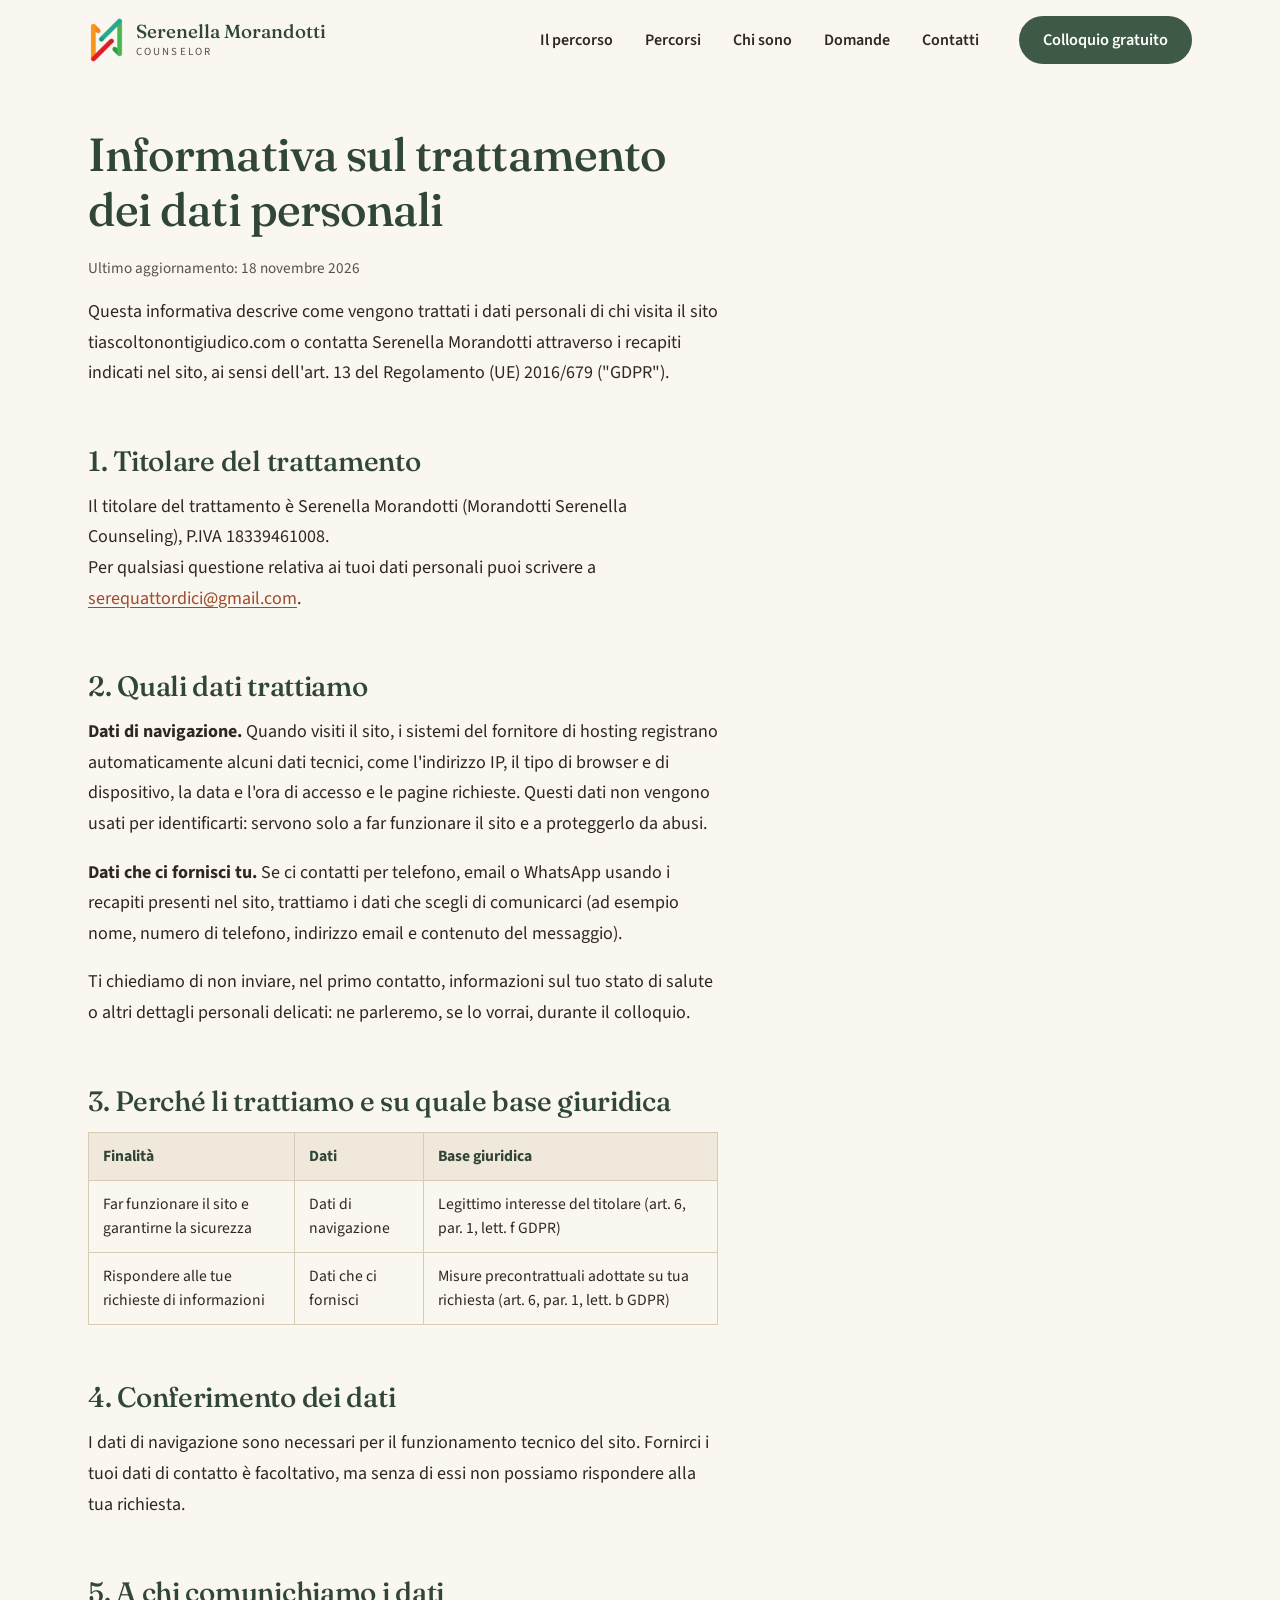
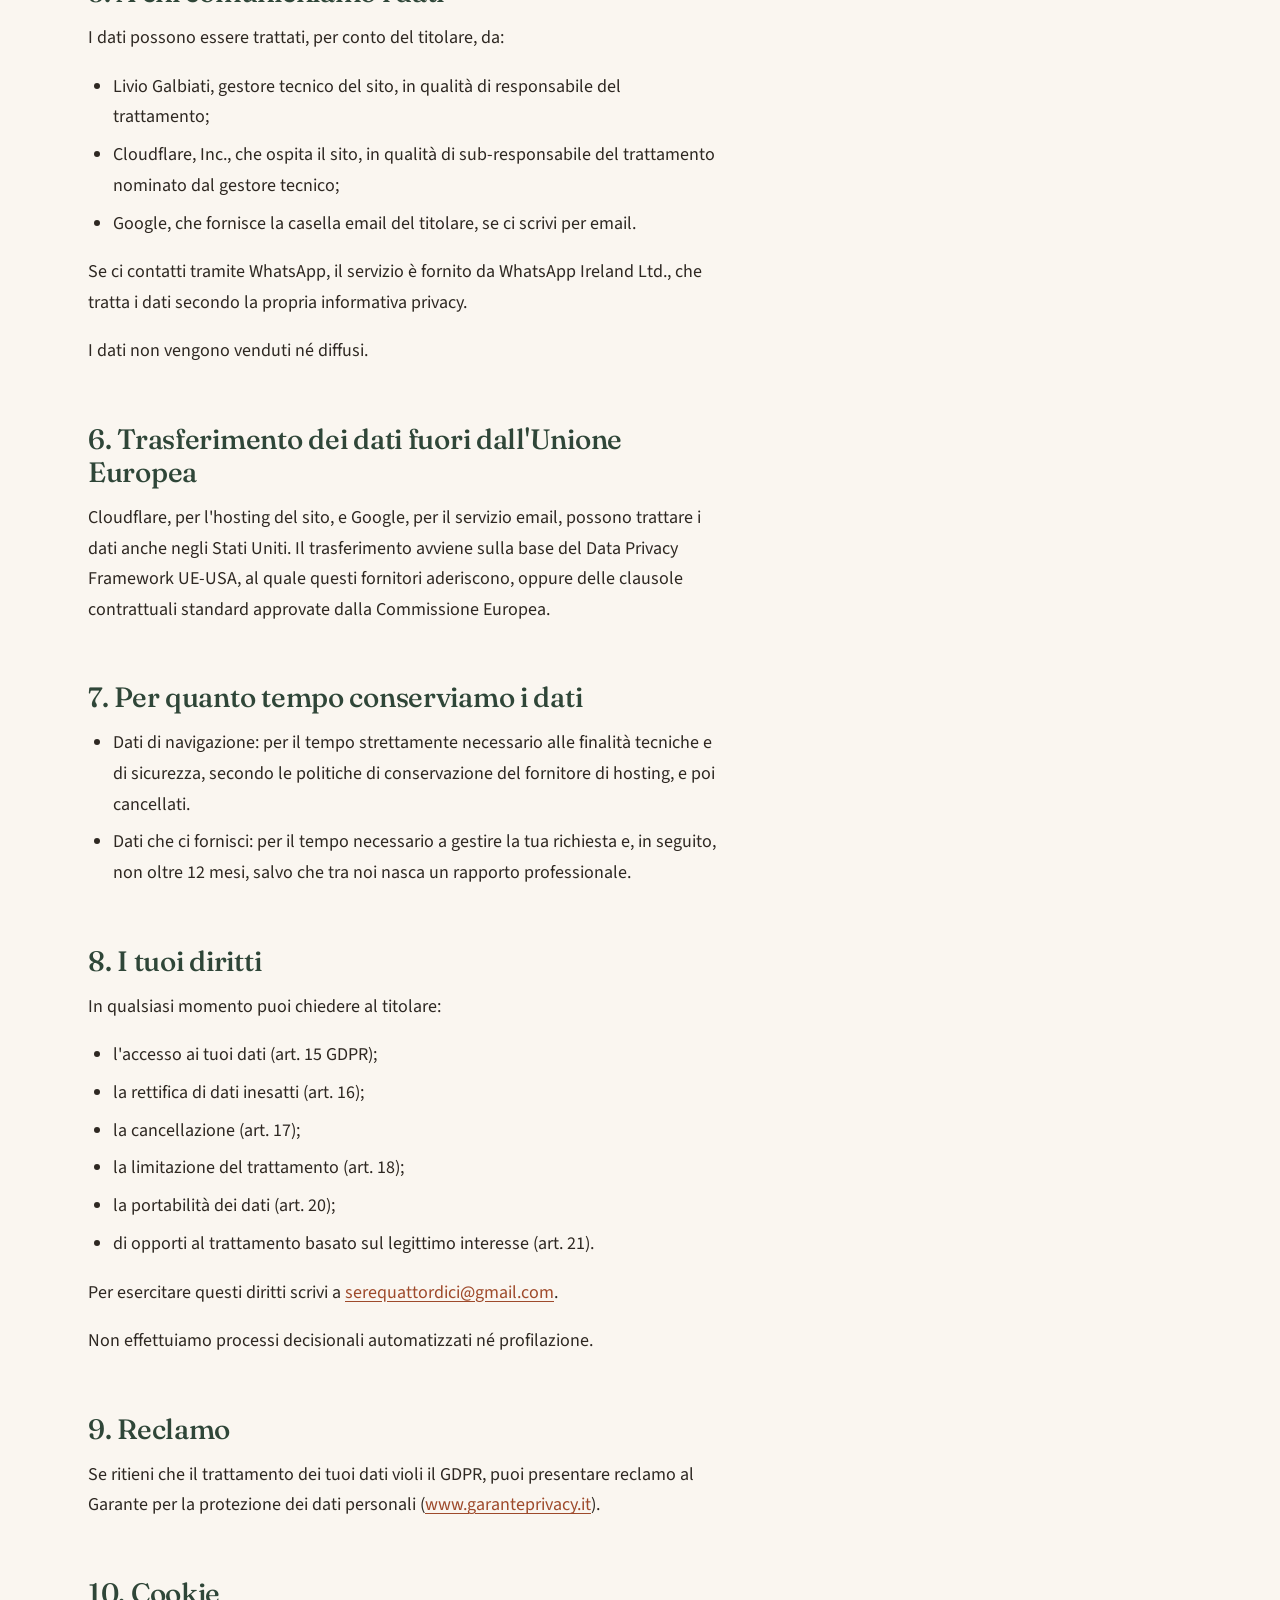
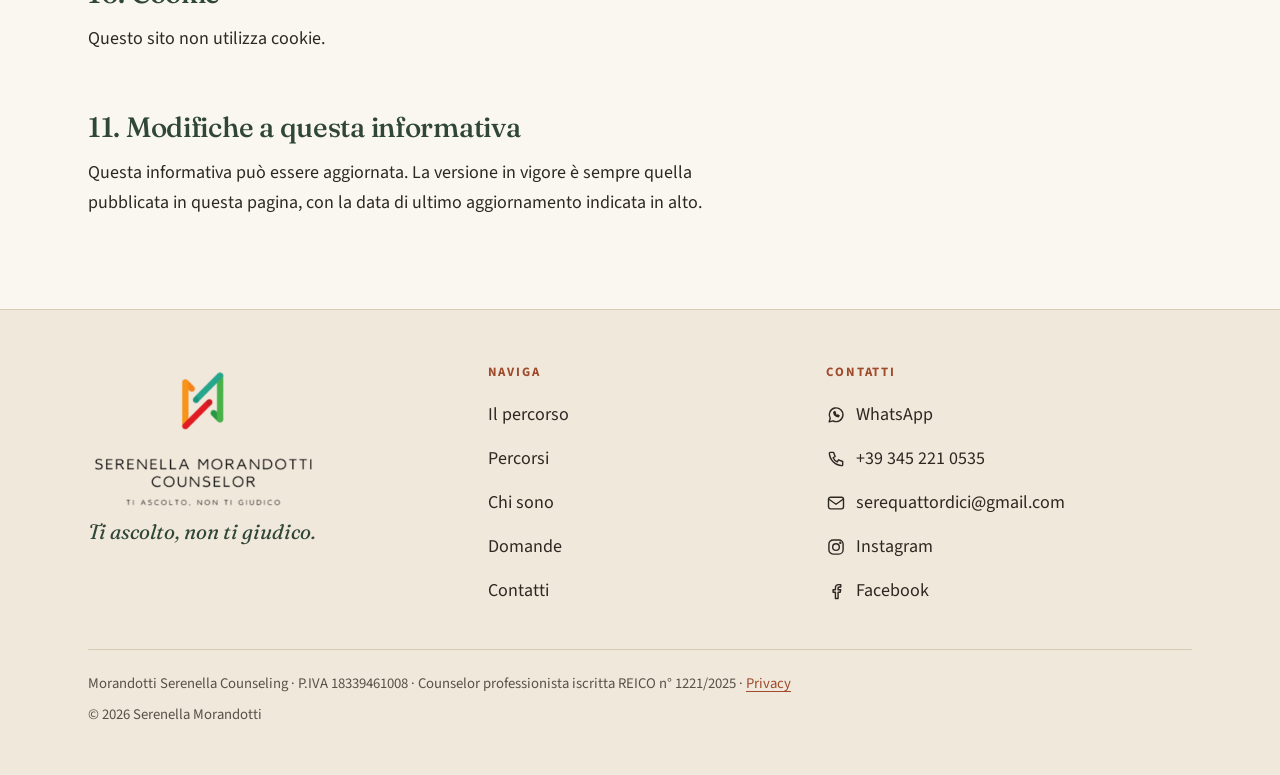
<file: privacy.html>
<!DOCTYPE html>
<html lang="it">
<head>
<meta charset="utf-8">
<meta name="viewport" content="width=device-width, initial-scale=1">
<title>Informativa privacy | Serenella Morandotti</title>
<meta name="description" content="Informativa sul trattamento dei dati personali del sito tiascoltonontigiudico.com, ai sensi dell'art. 13 del GDPR.">
<meta name="theme-color" content="#FAF6F0">
<link rel="stylesheet" href="fonts/fonts.css">
<style>
:root{
  --ivory:#FAF6F0;
  --sand:#F0E8DB;
  --sand-deep:#E6DAC6;
  --sage:#3E5A47;
  --sage-dark:#2F4638;
  --sage-soft:#DCE5DC;
  --terra:#9E4A2B;
  --terra-soft:#C2693F;
  --apricot:#F2B88F;
  --ink:#2E2822;
  --ink-soft:#5A5047;
  --line:#D8CBB6;
  --focus:#9E4A2B;
  --radius:22px;
  --serif:"Fraunces","Iowan Old Style","Palatino Linotype",Georgia,serif;
  --sans:"Source Sans 3","Segoe UI",system-ui,-apple-system,Roboto,sans-serif;
  --header-h:68px;
}
*,*::before,*::after{box-sizing:border-box}
html{scroll-behavior:smooth;-webkit-text-size-adjust:100%}
html.menu-open{overflow:hidden}
body{margin:0;background:var(--ivory);color:var(--ink);font-family:var(--sans);font-size:18px;line-height:1.65;overflow-x:hidden}
img,svg{max-width:100%;display:block}
h1,h2,h3{font-family:var(--serif);font-weight:500;line-height:1.18;color:var(--sage-dark);margin:0 0 .5em;letter-spacing:-.01em}
h1{font-size:clamp(2.4rem,8.4vw,4.3rem);letter-spacing:-.02em}
h2{font-size:clamp(1.9rem,5.6vw,2.9rem)}
h3{font-size:1.35rem}
p{margin:0 0 1em}
a{color:var(--terra);text-underline-offset:3px}
a:hover{color:var(--sage-dark)}
ul{margin:0;padding:0;list-style:none}
:focus-visible{outline:3px solid var(--focus);outline-offset:3px;border-radius:6px}
.on-dark :focus-visible{outline-color:#F6D7B8}
.container{width:100%;max-width:1160px;margin-inline:auto;padding-inline:20px}
.narrow{max-width:68ch}
section{scroll-margin-top:calc(var(--header-h) + 8px)}
.section{padding:72px 0}
.section.alt{background:var(--sand)}
.eyebrow{display:block;font-size:.8rem;font-weight:700;letter-spacing:.14em;text-transform:uppercase;color:var(--terra);margin-bottom:14px}
.lead{font-size:1.15rem;color:var(--ink-soft)}
.icon{width:24px;height:24px;fill:none;stroke:currentColor;stroke-width:1.7;stroke-linecap:round;stroke-linejoin:round;flex:none}
.icon.sm{width:20px;height:20px}
.skip{position:absolute;left:12px;top:-60px;background:var(--sage-dark);color:#fff;padding:12px 18px;border-radius:10px;z-index:100;text-decoration:none;font-weight:600}
.skip:focus{top:10px}

/* pulsanti */
.btn{display:inline-flex;align-items:center;justify-content:center;gap:10px;min-height:52px;padding:12px 26px;border-radius:999px;border:2px solid var(--sage);background:var(--sage);color:#fff;font:600 1.02rem/1.25 var(--sans);text-decoration:none;text-align:center;cursor:pointer;transition:background .2s,color .2s,transform .2s,box-shadow .2s}
.btn:hover{background:var(--sage-dark);border-color:var(--sage-dark);color:#fff;transform:translateY(-2px);box-shadow:0 8px 20px -10px rgba(47,70,56,.6)}
.btn.ghost{background:transparent;color:var(--sage-dark)}
.btn.ghost:hover{background:var(--sage);color:#fff}
.btn.light{background:var(--ivory);border-color:var(--ivory);color:var(--sage-dark)}
.btn.light:hover{background:#fff;border-color:#fff;color:var(--sage-dark)}
.btn.sm{min-height:48px;padding:10px 22px}
.btn.block{width:100%}
.btn-row{display:flex;flex-wrap:wrap;gap:14px}

/* header */
.site-header{position:sticky;top:0;z-index:50;background:var(--ivory);transition:box-shadow .25s,background .25s}
.site-header.scrolled,.site-header.open{background:var(--ivory);box-shadow:0 6px 24px -14px rgba(46,40,34,.45)}
.bar{position:relative;z-index:2;background:var(--ivory);display:flex;align-items:center;justify-content:space-between;height:var(--header-h);gap:12px}
.brand{position:relative;z-index:3;display:flex;align-items:center;gap:10px;text-decoration:none;color:var(--ink)}
.brand img{height:40px;width:auto;}
.brand-name{display:flex;flex-direction:column;line-height:1.1}
.brand-name b{font:500 1.18rem/1.1 var(--serif);color:var(--sage-dark)}
.brand-name span{font-size:.68rem;letter-spacing:.2em;text-transform:uppercase;color:var(--ink-soft);margin-top:3px}
.menu-btn{position:relative;z-index:3;width:48px;height:48px;display:grid;place-items:center;border:0;background:transparent;color:var(--sage-dark);border-radius:50%;cursor:pointer}
.menu-btn .i-close{display:none}
.site-header.open .menu-btn .i-open{display:none}
.site-header.open .menu-btn .i-close{display:block}
.nav{position:fixed;inset:0;z-index:1;background:var(--ivory);padding:calc(var(--header-h) + 28px) 24px 28px;display:flex;flex-direction:column;overflow:auto;visibility:hidden;opacity:0;transition:opacity .25s,visibility 0s .25s}
.site-header.open .nav{visibility:visible;opacity:1;transition:opacity .25s}
.nav ul{display:flex;flex-direction:column}
.nav li a{display:block;padding:14px 4px;font:500 1.7rem/1.2 var(--serif);color:var(--sage-dark);text-decoration:none;border-bottom:1px solid var(--line)}
.nav li a[aria-current="true"]{color:var(--terra)}
.nav-actions{margin-top:auto;padding-top:28px;display:grid;gap:12px}
.nav-cta{display:none}

/* footer */
.footer{background:var(--sand);padding:56px 0 40px;margin-top:0;border-top:1px solid var(--line)}
.f-grid{display:grid;gap:34px}
.f-logo{width:230px;height:auto;;margin-bottom:6px}
.f-tag{font:italic 400 1.3rem/1.3 var(--serif);color:var(--sage-dark);margin:6px 0 0}
.footer h2{font:700 .8rem/1 var(--sans);letter-spacing:.14em;text-transform:uppercase;color:var(--terra);margin-bottom:14px}
.footer li a{display:inline-flex;align-items:center;gap:10px;min-height:44px;color:var(--ink);text-decoration:none}
.footer li a:hover{color:var(--terra)}
.legal{margin-top:36px;padding-top:22px;border-top:1px solid var(--line);font-size:.92rem;color:var(--ink-soft)}
.legal p{margin:0 0 .5em}

/* barra mobile */
.mbar{position:fixed;left:0;right:0;bottom:0;z-index:45;display:none;gap:10px;padding:10px 14px calc(10px + env(safe-area-inset-bottom));background:var(--ivory);border-top:1px solid var(--line);box-shadow:0 -8px 24px -16px rgba(46,40,34,.5);transform:translateY(110%);visibility:hidden;transition:transform .3s,visibility 0s .3s}
.mbar.show{transform:none;visibility:visible;transition:transform .3s}
.mbar .btn{flex:1;min-height:48px;padding:10px 12px}
html.menu-open .mbar{visibility:hidden}

/* reveal */
.js .reveal{opacity:0;transform:translateY(16px);transition:opacity .7s ease,transform .7s ease}
.js .reveal.in{opacity:1;transform:none}

@media (min-width:560px){
  .container{padding-inline:28px}
}
@media (min-width:768px){
  .section{padding:96px 0}
  .f-grid{grid-template-columns:1.2fr 1fr 1.2fr}
}
@media (max-width:767.98px){
  .mbar{display:flex}
  body{padding-bottom:76px}
}
@media (min-width:960px){
  :root{--header-h:80px}
  .menu-btn{display:none}
  .brand img{height:48px}
  .nav{position:static;inset:auto;z-index:auto;background:none;padding:0;flex-direction:row;align-items:center;gap:26px;overflow:visible;visibility:visible;opacity:1;transition:none}
  .nav ul{flex-direction:row;gap:4px}
  .nav li a{font:600 1rem/1 var(--sans);padding:12px 14px;border:0;border-radius:999px;color:var(--ink);position:relative}
  .nav li a:hover{color:var(--terra)}
  .nav li a[aria-current="true"]{color:var(--sage-dark);background:var(--sage-soft)}
  .nav-actions{display:none}
  .nav-cta{display:inline-flex}
}
@media (min-width:1100px){
}
@media (prefers-reduced-motion:reduce){
  html{scroll-behavior:auto}
  *,*::before,*::after{transition-duration:.01ms!important;animation-duration:.01ms!important}
  .js .reveal{opacity:1;transform:none}
}

/* testo informativa */
.doc{padding:48px 0 72px}
.doc .narrow{max-width:70ch}
.doc h1{font-size:clamp(2rem,6vw,2.9rem);margin-bottom:.4em}
.doc h2{font-size:clamp(1.4rem,3.6vw,1.75rem);margin:2em 0 .5em}
.doc p,.doc li{line-height:1.7}
.doc ul{list-style:disc;padding-left:1.4em;margin:0 0 1em}
.doc li{margin-bottom:.4em}
.doc .updated{color:var(--ink-soft);font-size:.95rem}
.tbl-wrap{margin:0 0 1.2em}
.tbl{width:100%;border-collapse:collapse;font-size:.98rem;line-height:1.5}
.tbl th,.tbl td{text-align:left;vertical-align:top;padding:12px 14px;border:1px solid var(--line)}
.tbl th{background:var(--sand);font-weight:700;color:var(--sage-dark)}
@media (max-width:599.98px){
  .tbl,.tbl tbody,.tbl tr,.tbl td{display:block;width:100%}
  .tbl thead{position:absolute;width:1px;height:1px;overflow:hidden;clip:rect(0 0 0 0);white-space:nowrap}
  .tbl tr{background:#fff;border:1px solid var(--line);border-radius:14px;padding:6px 14px;margin-bottom:14px}
  .tbl td{border:0;padding:8px 0}
  .tbl td+td{border-top:1px solid var(--line)}
  .tbl td::before{content:attr(data-label);display:block;font-size:.78rem;font-weight:700;letter-spacing:.1em;text-transform:uppercase;color:var(--terra);margin-bottom:2px}
}
</style>
</head>
<body>
<svg width="0" height="0" style="position:absolute" aria-hidden="true" focusable="false">
  <defs>
    <symbol id="i-wa" viewBox="0 0 24 24"><path d="M3.8 20.2l1.3-4.3A8.2 8.2 0 1 1 8.4 19z"/><path d="M9.3 8.7c.2 2.7 2.5 5 5.3 5.5l1.1-1.3-2-.9-.8.7a4.4 4.4 0 0 1-2.1-2.1l.7-.8-.9-2z"/></symbol>
    <symbol id="i-phone" viewBox="0 0 24 24"><path d="M5 4h4l2 5-2.5 1.5a11 11 0 0 0 5 5L15 13l5 2v4a1 1 0 0 1-1 1A16 16 0 0 1 4 5a1 1 0 0 1 1-1z"/></symbol>
    <symbol id="i-mail" viewBox="0 0 24 24"><rect x="3" y="5" width="18" height="14" rx="2.5"/><path d="M3.5 7.5l8.5 6 8.5-6"/></symbol>
    <symbol id="i-clock" viewBox="0 0 24 24"><circle cx="12" cy="12" r="9"/><path d="M12 7v5l3 2"/></symbol>
    <symbol id="i-ig" viewBox="0 0 24 24"><rect x="3.5" y="3.5" width="17" height="17" rx="5"/><circle cx="12" cy="12" r="4"/><circle cx="17.2" cy="6.8" r=".6" fill="currentColor"/></symbol>
    <symbol id="i-fb" viewBox="0 0 24 24"><path d="M14.5 21v-7.5h2.6l.5-3h-3.1V8.7c0-.9.4-1.5 1.6-1.5h1.6V4.5a17 17 0 0 0-2.4-.2c-2.4 0-4 1.5-4 4.1v2.1H8.5v3h2.8V21z"/></symbol>
    <symbol id="i-user" viewBox="0 0 24 24"><circle cx="12" cy="8" r="4"/><path d="M4.5 20a7.5 7.5 0 0 1 15 0"/></symbol>
    <symbol id="i-couple" viewBox="0 0 24 24"><circle cx="8.5" cy="8.5" r="3"/><circle cx="16.5" cy="9.5" r="2.5"/><path d="M2.8 19.5a5.7 5.7 0 0 1 11.4 0M14.6 14.4a5 5 0 0 1 6.6 5"/></symbol>
    <symbol id="i-circle" viewBox="0 0 24 24"><circle cx="12" cy="12" r="7.5" stroke-dasharray="2 2.4"/><circle cx="12" cy="4.5" r="2"/><circle cx="18.5" cy="15.8" r="2"/><circle cx="5.5" cy="15.8" r="2"/></symbol>
    <symbol id="i-check" viewBox="0 0 24 24"><path d="M5 12.5l4.5 4.5L19 7.5"/></symbol>
    <symbol id="i-x" viewBox="0 0 24 24"><path d="M6 6l12 12M18 6L6 18"/></symbol>
    <symbol id="i-menu" viewBox="0 0 24 24"><path d="M4 7h16M4 12h16M4 17h16"/></symbol>
    <symbol id="i-arrow" viewBox="0 0 24 24"><path d="M5 12h14M13 6l6 6-6 6"/></symbol>
    <symbol id="i-plus" viewBox="0 0 24 24"><path d="M12 5v14M5 12h14"/></symbol>
    <symbol id="i-lock" viewBox="0 0 24 24"><rect x="5" y="10.5" width="14" height="9.5" rx="2.5"/><path d="M8.5 10.5V8a3.5 3.5 0 0 1 7 0v2.5"/></symbol>
    <symbol id="i-door" viewBox="0 0 24 24"><path d="M6 21V9.5a6 6 0 0 1 12 0V21M4 21h16"/><circle cx="15" cy="14.5" r=".8" fill="currentColor"/></symbol>
  </defs>
</svg>

<a class="skip" href="#contenuto">Vai al contenuto</a>

<header class="site-header" id="header">
  <div class="container bar">
    <a class="brand" href="index.html" aria-label="Serenella Morandotti, counselor — torna alla home">
      <img src="[data-uri]" width="124" height="158" alt="">
      <span class="brand-name"><b>Serenella Morandotti</b><span>Counselor</span></span>
    </a>
    <button class="menu-btn" id="menu-btn" type="button" aria-expanded="false" aria-controls="nav" aria-label="Apri il menu">
      <svg class="icon i-open" aria-hidden="true"><use href="#i-menu"/></svg>
      <svg class="icon i-close" aria-hidden="true"><use href="#i-x"/></svg>
    </button>
    <nav class="nav" id="nav" aria-label="Menu principale">
      <ul>
        <li><a href="index.html#il-percorso">Il percorso</a></li>
        <li><a href="index.html#percorsi">Percorsi</a></li>
        <li><a href="index.html#chi-sono">Chi sono</a></li>
        <li><a href="index.html#domande">Domande</a></li>
        <li><a href="index.html#contatti">Contatti</a></li>
      </ul>
      <a class="btn sm nav-cta" href="https://wa.me/393452210535?text=Ciao%20Serenella%2C%20vorrei%20prenotare%20il%20colloquio%20conoscitivo%20gratuito." target="_blank" rel="noopener">Colloquio gratuito</a>
      <div class="nav-actions">
        <a class="btn" href="https://wa.me/393452210535?text=Ciao%20Serenella%2C%20vorrei%20prenotare%20il%20colloquio%20conoscitivo%20gratuito." target="_blank" rel="noopener"><svg class="icon" aria-hidden="true"><use href="#i-wa"/></svg>Scrivi su WhatsApp</a>
        <a class="btn ghost" href="tel:+393452210535"><svg class="icon" aria-hidden="true"><use href="#i-phone"/></svg>Chiama +39 345 221 0535</a>
      </div>
    </nav>
  </div>
</header>

<main id="contenuto">
<article class="doc">
  <div class="container">
    <div class="narrow">
      <h1>Informativa sul trattamento dei dati personali</h1>
      <p class="updated">Ultimo aggiornamento: 18 novembre 2026</p>

      <p>Questa informativa descrive come vengono trattati i dati personali di chi visita il sito tiascoltonontigiudico.com o contatta Serenella Morandotti attraverso i recapiti indicati nel sito, ai sensi dell'art. 13 del Regolamento (UE) 2016/679 ("GDPR").</p>

      <h2>1. Titolare del trattamento</h2>
      <p>Il titolare del trattamento è Serenella Morandotti (Morandotti Serenella Counseling), P.IVA 18339461008.<br>
      Per qualsiasi questione relativa ai tuoi dati personali puoi scrivere a <a href="mailto:serequattordici@gmail.com">serequattordici@gmail.com</a>.</p>

      <h2>2. Quali dati trattiamo</h2>
      <p><strong>Dati di navigazione.</strong> Quando visiti il sito, i sistemi del fornitore di hosting registrano automaticamente alcuni dati tecnici, come l'indirizzo IP, il tipo di browser e di dispositivo, la data e l'ora di accesso e le pagine richieste. Questi dati non vengono usati per identificarti: servono solo a far funzionare il sito e a proteggerlo da abusi.</p>
      <p><strong>Dati che ci fornisci tu.</strong> Se ci contatti per telefono, email o WhatsApp usando i recapiti presenti nel sito, trattiamo i dati che scegli di comunicarci (ad esempio nome, numero di telefono, indirizzo email e contenuto del messaggio).</p>
      <p>Ti chiediamo di non inviare, nel primo contatto, informazioni sul tuo stato di salute o altri dettagli personali delicati: ne parleremo, se lo vorrai, durante il colloquio.</p>

      <h2>3. Perché li trattiamo e su quale base giuridica</h2>
      <div class="tbl-wrap">
        <table class="tbl">
          <thead>
            <tr><th scope="col">Finalità</th><th scope="col">Dati</th><th scope="col">Base giuridica</th></tr>
          </thead>
          <tbody>
            <tr>
              <td data-label="Finalità">Far funzionare il sito e garantirne la sicurezza</td>
              <td data-label="Dati">Dati di navigazione</td>
              <td data-label="Base giuridica">Legittimo interesse del titolare (art. 6, par. 1, lett. f GDPR)</td>
            </tr>
            <tr>
              <td data-label="Finalità">Rispondere alle tue richieste di informazioni</td>
              <td data-label="Dati">Dati che ci fornisci</td>
              <td data-label="Base giuridica">Misure precontrattuali adottate su tua richiesta (art. 6, par. 1, lett. b GDPR)</td>
            </tr>
          </tbody>
        </table>
      </div>

      <h2>4. Conferimento dei dati</h2>
      <p>I dati di navigazione sono necessari per il funzionamento tecnico del sito. Fornirci i tuoi dati di contatto è facoltativo, ma senza di essi non possiamo rispondere alla tua richiesta.</p>

      <h2>5. A chi comunichiamo i dati</h2>
      <p>I dati possono essere trattati, per conto del titolare, da:</p>
      <ul>
        <li>Livio Galbiati, gestore tecnico del sito, in qualità di responsabile del trattamento;</li>
        <li>Cloudflare, Inc., che ospita il sito, in qualità di sub-responsabile del trattamento nominato dal gestore tecnico;</li>
        <li>Google, che fornisce la casella email del titolare, se ci scrivi per email.</li>
      </ul>
      <p>Se ci contatti tramite WhatsApp, il servizio è fornito da WhatsApp Ireland Ltd., che tratta i dati secondo la propria informativa privacy.</p>
      <p>I dati non vengono venduti né diffusi.</p>

      <h2>6. Trasferimento dei dati fuori dall'Unione Europea</h2>
      <p>Cloudflare, per l'hosting del sito, e Google, per il servizio email, possono trattare i dati anche negli Stati Uniti. Il trasferimento avviene sulla base del Data Privacy Framework UE-USA, al quale questi fornitori aderiscono, oppure delle clausole contrattuali standard approvate dalla Commissione Europea.</p>

      <h2>7. Per quanto tempo conserviamo i dati</h2>
      <ul>
        <li>Dati di navigazione: per il tempo strettamente necessario alle finalità tecniche e di sicurezza, secondo le politiche di conservazione del fornitore di hosting, e poi cancellati.</li>
        <li>Dati che ci fornisci: per il tempo necessario a gestire la tua richiesta e, in seguito, non oltre 12 mesi, salvo che tra noi nasca un rapporto professionale.</li>
      </ul>

      <h2>8. I tuoi diritti</h2>
      <p>In qualsiasi momento puoi chiedere al titolare:</p>
      <ul>
        <li>l'accesso ai tuoi dati (art. 15 GDPR);</li>
        <li>la rettifica di dati inesatti (art. 16);</li>
        <li>la cancellazione (art. 17);</li>
        <li>la limitazione del trattamento (art. 18);</li>
        <li>la portabilità dei dati (art. 20);</li>
        <li>di opporti al trattamento basato sul legittimo interesse (art. 21).</li>
      </ul>
      <p>Per esercitare questi diritti scrivi a <a href="mailto:serequattordici@gmail.com">serequattordici@gmail.com</a>.</p>
      <p>Non effettuiamo processi decisionali automatizzati né profilazione.</p>

      <h2>9. Reclamo</h2>
      <p>Se ritieni che il trattamento dei tuoi dati violi il GDPR, puoi presentare reclamo al Garante per la protezione dei dati personali (<a href="https://www.garanteprivacy.it" target="_blank" rel="noopener">www.garanteprivacy.it</a>).</p>

      <h2>10. Cookie</h2>
      <p>Questo sito non utilizza cookie.</p>

      <h2>11. Modifiche a questa informativa</h2>
      <p>Questa informativa può essere aggiornata. La versione in vigore è sempre quella pubblicata in questa pagina, con la data di ultimo aggiornamento indicata in alto.</p>
    </div>
  </div>
</article>
</main>

<footer class="footer">
  <div class="container">
    <div class="f-grid">
      <div>
        <img class="f-logo" src="[data-uri]" width="566" height="360" loading="lazy" alt="Logo di Serenella Morandotti, counselor: «Ti ascolto, non ti giudico»">
        <p class="f-tag">Ti ascolto, non ti giudico.</p>
      </div>
      <nav aria-label="Menu del piè di pagina">
        <h2>Naviga</h2>
        <ul>
          <li><a href="index.html#il-percorso">Il percorso</a></li>
          <li><a href="index.html#percorsi">Percorsi</a></li>
          <li><a href="index.html#chi-sono">Chi sono</a></li>
          <li><a href="index.html#domande">Domande</a></li>
          <li><a href="index.html#contatti">Contatti</a></li>
        </ul>
      </nav>
      <div>
        <h2>Contatti</h2>
        <ul>
          <li><a href="https://wa.me/393452210535?text=Ciao%20Serenella%2C%20vorrei%20prenotare%20il%20colloquio%20conoscitivo%20gratuito." target="_blank" rel="noopener"><svg class="icon sm" aria-hidden="true"><use href="#i-wa"/></svg>WhatsApp</a></li>
          <li><a href="tel:+393452210535"><svg class="icon sm" aria-hidden="true"><use href="#i-phone"/></svg>+39 345 221 0535</a></li>
          <li><a href="mailto:serequattordici@gmail.com"><svg class="icon sm" aria-hidden="true"><use href="#i-mail"/></svg>serequattordici@gmail.com</a></li>
          <li><a href="https://www.instagram.com/serenella_morandotti_counselor/" target="_blank" rel="noopener"><svg class="icon sm" aria-hidden="true"><use href="#i-ig"/></svg>Instagram</a></li>
          <li><a href="https://www.facebook.com/profile.php?id=61577703944620" target="_blank" rel="noopener"><svg class="icon sm" aria-hidden="true"><use href="#i-fb"/></svg>Facebook</a></li>
        </ul>
      </div>
    </div>
    <div class="legal">
      <p>Morandotti Serenella Counseling · P.IVA 18339461008 · Counselor professionista iscritta REICO n° 1221/2025 · <a href="privacy.html">Privacy</a></p>
      <p>© 2026 Serenella Morandotti</p>
    </div>
  </div>
</footer>

<div class="mbar show" id="mbar">
  <a class="btn" href="https://wa.me/393452210535?text=Ciao%20Serenella%2C%20vorrei%20prenotare%20il%20colloquio%20conoscitivo%20gratuito." target="_blank" rel="noopener"><svg class="icon" aria-hidden="true"><use href="#i-wa"/></svg>WhatsApp</a>
  <a class="btn ghost" href="tel:+393452210535"><svg class="icon" aria-hidden="true"><use href="#i-phone"/></svg>Chiama</a>
</div>

<script>
(function(){
  var root = document.documentElement;
  var header = document.getElementById('header');
  var btn = document.getElementById('menu-btn');
  var nav = document.getElementById('nav');
  var desktop = window.matchMedia('(min-width:960px)');

  function onScroll(){ header.classList.toggle('scrolled', window.scrollY > 8); }
  window.addEventListener('scroll', onScroll, {passive:true});
  onScroll();

  function setMenu(open){
    header.classList.toggle('open', open);
    root.classList.toggle('menu-open', open);
    btn.setAttribute('aria-expanded', open ? 'true' : 'false');
    btn.setAttribute('aria-label', open ? 'Chiudi il menu' : 'Apri il menu');
  }
  btn.addEventListener('click', function(){
    var open = btn.getAttribute('aria-expanded') !== 'true';
    setMenu(open);
    if (open) { var f = nav.querySelector('a'); if (f) setTimeout(function(){ f.focus(); }, 30); }
  });
  nav.addEventListener('click', function(e){
    if (e.target.closest('a')) setMenu(false);
  });
  document.addEventListener('keydown', function(e){
    if (e.key === 'Escape' && btn.getAttribute('aria-expanded') === 'true') { setMenu(false); btn.focus(); }
  });
  desktop.addEventListener('change', function(){ setMenu(false); });
})();
</script>
</body>
</html>
</file>
<file: fonts/fonts.css>
/* Font self-hosted (licenza SIL OFL 1.1: vedi OFL-Fraunces.txt e OFL-SourceSans3.txt). Sottoinsiemi latin e latin-ext. */
@font-face{font-family:"Fraunces";font-style:normal;font-weight:400 600;font-display:swap;src:url("fraunces-normal-latin-ext.woff2") format("woff2");unicode-range:U+0100-02BA, U+02BD-02C5, U+02C7-02CC, U+02CE-02D7, U+02DD-02FF, U+0304, U+0308, U+0329, U+1D00-1DBF, U+1E00-1E9F, U+1EF2-1EFF, U+2020, U+20A0-20AB, U+20AD-20C4, U+2113, U+2C60-2C7F, U+A720-A7FF}
@font-face{font-family:"Fraunces";font-style:normal;font-weight:400 600;font-display:swap;src:url("fraunces-normal-latin.woff2") format("woff2");unicode-range:U+0000-00FF, U+0131, U+0152-0153, U+02BB-02BC, U+02C6, U+02DA, U+02DC, U+0304, U+0308, U+0329, U+2000-206F, U+20AC, U+2122, U+2191, U+2193, U+2212, U+2215, U+FEFF, U+FFFD}
@font-face{font-family:"Fraunces";font-style:italic;font-weight:400 500;font-display:swap;src:url("fraunces-italic-latin-ext.woff2") format("woff2");unicode-range:U+0100-02BA, U+02BD-02C5, U+02C7-02CC, U+02CE-02D7, U+02DD-02FF, U+0304, U+0308, U+0329, U+1D00-1DBF, U+1E00-1E9F, U+1EF2-1EFF, U+2020, U+20A0-20AB, U+20AD-20C4, U+2113, U+2C60-2C7F, U+A720-A7FF}
@font-face{font-family:"Fraunces";font-style:italic;font-weight:400 500;font-display:swap;src:url("fraunces-italic-latin.woff2") format("woff2");unicode-range:U+0000-00FF, U+0131, U+0152-0153, U+02BB-02BC, U+02C6, U+02DA, U+02DC, U+0304, U+0308, U+0329, U+2000-206F, U+20AC, U+2122, U+2191, U+2193, U+2212, U+2215, U+FEFF, U+FFFD}
@font-face{font-family:"Source Sans 3";font-style:normal;font-weight:400 700;font-display:swap;src:url("source-sans-3-normal-latin-ext.woff2") format("woff2");unicode-range:U+0100-02BA, U+02BD-02C5, U+02C7-02CC, U+02CE-02D7, U+02DD-02FF, U+0304, U+0308, U+0329, U+1D00-1DBF, U+1E00-1E9F, U+1EF2-1EFF, U+2020, U+20A0-20AB, U+20AD-20C4, U+2113, U+2C60-2C7F, U+A720-A7FF}
@font-face{font-family:"Source Sans 3";font-style:normal;font-weight:400 700;font-display:swap;src:url("source-sans-3-normal-latin.woff2") format("woff2");unicode-range:U+0000-00FF, U+0131, U+0152-0153, U+02BB-02BC, U+02C6, U+02DA, U+02DC, U+0304, U+0308, U+0329, U+2000-206F, U+20AC, U+2122, U+2191, U+2193, U+2212, U+2215, U+FEFF, U+FFFD}
@font-face{font-family:"Source Sans 3";font-style:italic;font-weight:400;font-display:swap;src:url("source-sans-3-italic-latin-ext.woff2") format("woff2");unicode-range:U+0100-02BA, U+02BD-02C5, U+02C7-02CC, U+02CE-02D7, U+02DD-02FF, U+0304, U+0308, U+0329, U+1D00-1DBF, U+1E00-1E9F, U+1EF2-1EFF, U+2020, U+20A0-20AB, U+20AD-20C4, U+2113, U+2C60-2C7F, U+A720-A7FF}
@font-face{font-family:"Source Sans 3";font-style:italic;font-weight:400;font-display:swap;src:url("source-sans-3-italic-latin.woff2") format("woff2");unicode-range:U+0000-00FF, U+0131, U+0152-0153, U+02BB-02BC, U+02C6, U+02DA, U+02DC, U+0304, U+0308, U+0329, U+2000-206F, U+20AC, U+2122, U+2191, U+2193, U+2212, U+2215, U+FEFF, U+FFFD}
</file>
